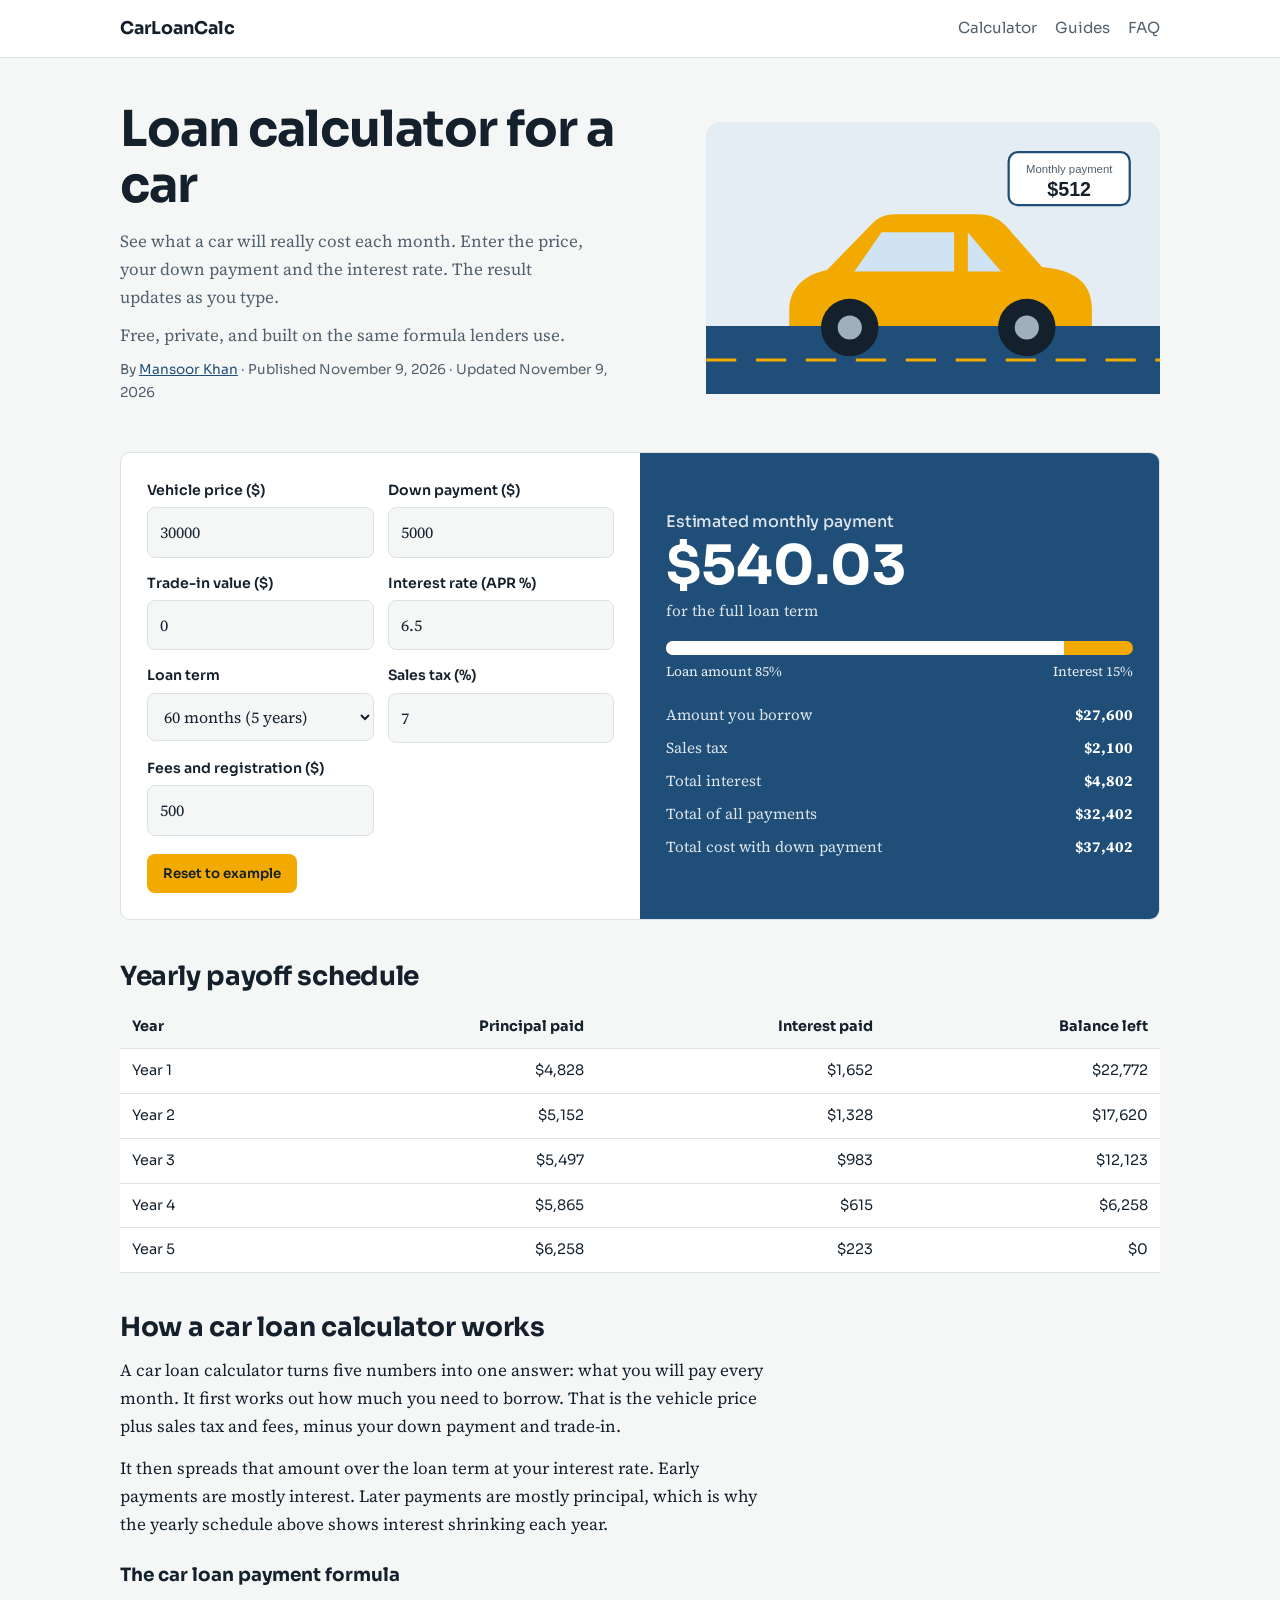
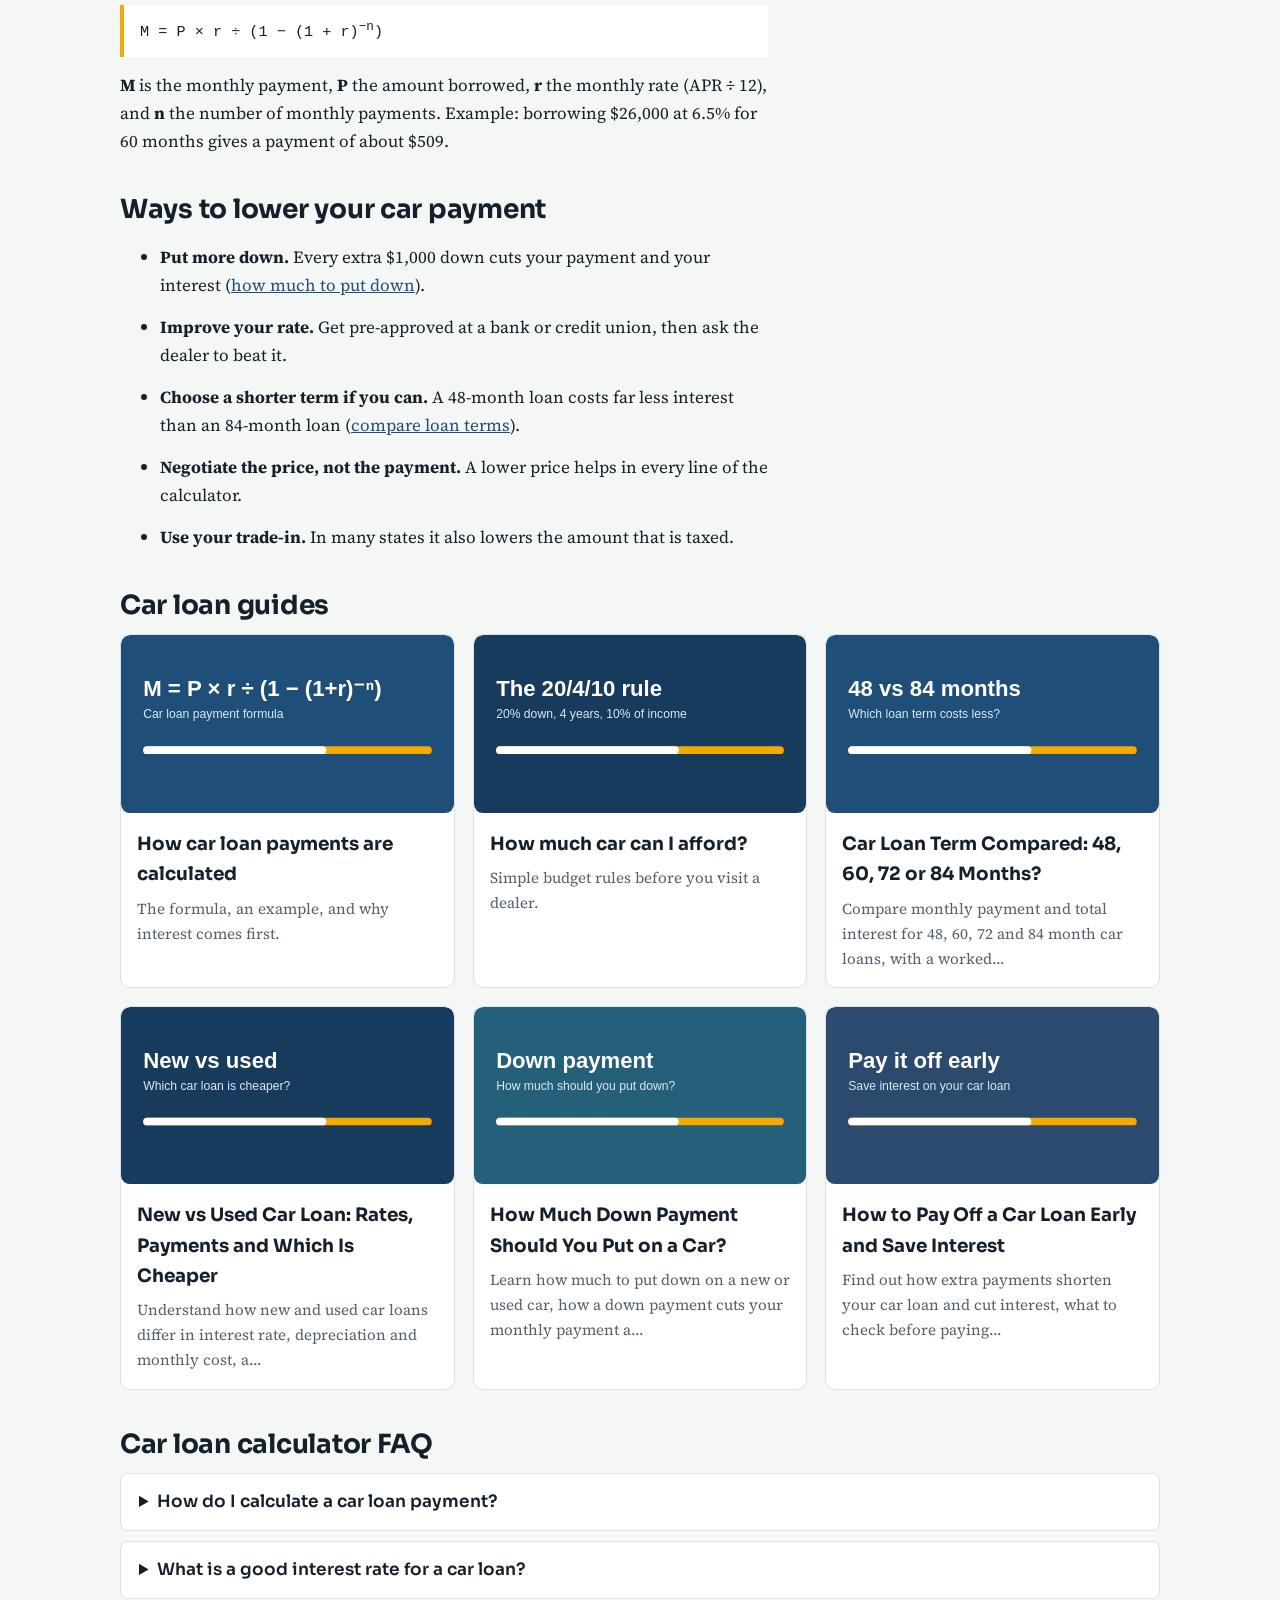
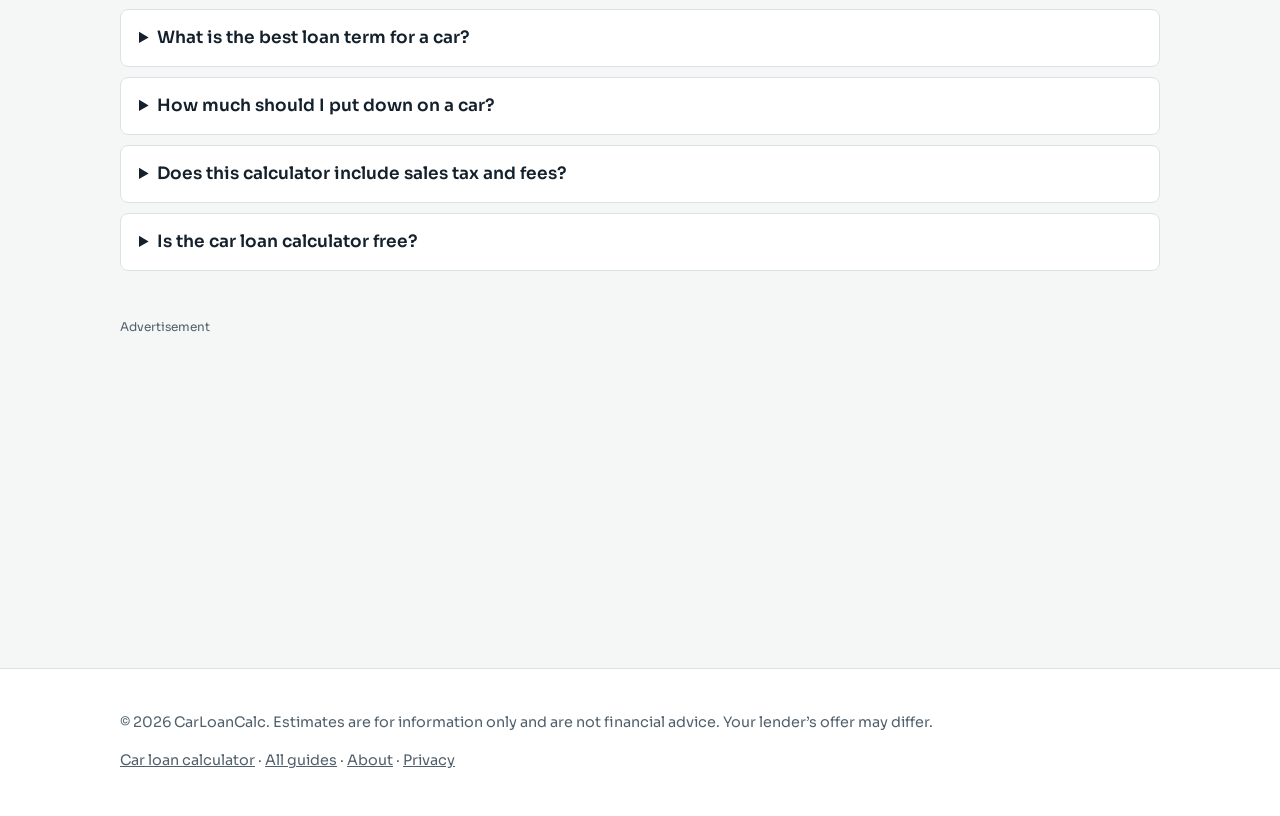
<file: index.html>
<!DOCTYPE html>
<html lang="en"><head><meta charset="utf-8"><meta name="viewport" content="width=device-width, initial-scale=1">
<title>Car Loan Calculator: Estimate Your Monthly Payment (Free)</title><meta name="description" content="Free loan calculator for a car. Enter price, down payment, trade-in, rate, term and tax to see your monthly payment, total interest and a yearly payoff schedule.">
<link rel="canonical" href="https://loancalculatorforacar.github.io/index.html"><meta name="robots" content="index, follow, max-image-preview:large">
<meta property="og:type" content="website"><meta property="og:title" content="Car Loan Calculator: Estimate Your Monthly Payment (Free)"><meta property="og:description" content="Free loan calculator for a car. Enter price, down payment, trade-in, rate, term and tax to see your monthly payment, total interest and a yearly payoff schedule."><meta property="og:url" content="https://loancalculatorforacar.github.io/index.html"><meta property="og:image" content="https://loancalculatorforacar.github.io/images/hero-car.svg">
<meta name="twitter:card" content="summary_large_image"><meta name="theme-color" content="#1f4e79">
<link rel="icon" href="images/favicon.svg" type="image/svg+xml"><link rel="preconnect" href="https://fonts.googleapis.com"><link rel="preconnect" href="https://fonts.gstatic.com" crossorigin><link href="https://fonts.googleapis.com/css2?family=Sora:wght@500;700&family=Source+Serif+4:wght@400;600&display=swap" rel="stylesheet">
<link rel="stylesheet" href="css/style.css">
<script type="application/ld+json">{"@context": "https://schema.org", "@graph": [{"@type": "WebApplication", "name": "Car Loan Calculator", "url": "https://loancalculatorforacar.github.io/", "applicationCategory": "FinanceApplication", "datePublished": "2026-11-09", "dateModified": "2026-11-09", "author": {"@type": "Person", "name": "Mansoor Khan"}, "operatingSystem": "Any", "offers": {"@type": "Offer", "price": "0", "priceCurrency": "USD"}}, {"@type": "FAQPage", "mainEntity": [{"@type": "Question", "name": "How do I calculate a car loan payment?", "acceptedAnswer": {"@type": "Answer", "text": "Subtract your down payment and trade-in from the vehicle price, add sales tax and fees, then divide the loan into equal monthly payments that include interest. Our car loan calculator does this instantly using the standard amortization formula."}}, {"@type": "Question", "name": "What is a good interest rate for a car loan?", "acceptedAnswer": {"@type": "Answer", "text": "Rates depend on your credit score, loan term, and whether the car is new or used. Borrowers with strong credit usually get the lowest rates, so compare offers from a bank, a credit union, and the dealer before you sign."}}, {"@type": "Question", "name": "What is the best loan term for a car?", "acceptedAnswer": {"@type": "Answer", "text": "Shorter terms such as 36 to 60 months cost less interest overall. Longer terms of 72 to 84 months lower the monthly payment but increase total interest and the risk of owing more than the car is worth."}}, {"@type": "Question", "name": "How much should I put down on a car?", "acceptedAnswer": {"@type": "Answer", "text": "Many buyers aim for about 20% on a new car and 10% on a used car. A bigger down payment reduces your loan, your monthly payment, and the interest you pay."}}, {"@type": "Question", "name": "Does this calculator include sales tax and fees?", "acceptedAnswer": {"@type": "Answer", "text": "Yes. Enter your local sales tax rate and any documentation or registration fees. They are added to the amount you borrow."}}, {"@type": "Question", "name": "Is the car loan calculator free?", "acceptedAnswer": {"@type": "Answer", "text": "Yes. It is free, needs no sign-up, and runs entirely in your browser. Nothing you type is sent or stored."}}]}]}</script></head><body>
<header class="site"><div class="wrap"><a class="brand" href="index.html">CarLoanCalc</a><nav aria-label="Main"><a href="index.html#calculator">Calculator</a><a href="index.html#articles">Guides</a><a href="index.html#faq">FAQ</a></nav></div></header>
<main class="wrap">
<div class="hero"><div><h1>Loan calculator for a car</h1><p>See what a car will really cost each month. Enter the price, your down payment and the interest rate. The result updates as you type.</p><p>Free, private, and built on the same formula lenders use.</p><p class="byline">By <a href="about.html">Mansoor Khan</a> · Published <time datetime="2026-11-09">November 9, 2026</time> · Updated <time datetime="2026-11-09">November 9, 2026</time></p></div>
<img src="images/hero-car.svg" width="600" height="360" alt="Illustration of a yellow sedan next to a monthly car loan payment estimate"></div>
<section id="calculator" aria-label="Car loan calculator"><div class="calc">
<form id="calc-form" novalidate><div class="fields">
<div class="f"><label for="price">Vehicle price ($)</label><input id="price" type="number" inputmode="decimal" min="0" value="30000"></div>
<div class="f"><label for="down">Down payment ($)</label><input id="down" type="number" inputmode="decimal" min="0" value="5000"></div>
<div class="f"><label for="trade">Trade-in value ($)</label><input id="trade" type="number" inputmode="decimal" min="0" value="0"></div>
<div class="f"><label for="rate">Interest rate (APR %)</label><input id="rate" type="number" inputmode="decimal" min="0" step="0.01" value="6.5"></div>
<div class="f"><label for="term">Loan term</label><select id="term"><option value="24">24 months (2 years)</option><option value="36">36 months (3 years)</option><option value="48">48 months (4 years)</option><option value="60" selected>60 months (5 years)</option><option value="72">72 months (6 years)</option><option value="84">84 months (7 years)</option></select></div>
<div class="f"><label for="tax">Sales tax (%)</label><input id="tax" type="number" inputmode="decimal" min="0" step="0.01" value="7"></div>
<div class="f"><label for="fees">Fees and registration ($)</label><input id="fees" type="number" inputmode="decimal" min="0" value="500"></div>
</div><button class="btn" type="reset" id="reset">Reset to example</button></form>
<div class="result" aria-live="polite"><h2>Estimated monthly payment</h2><div class="big" id="monthly">$0</div><p class="sub">for the full loan term</p>
<div class="bar"><i id="bar-p"></i></div><div class="legend"><span id="l-p"></span><span id="l-i"></span></div>
<dl><dt>Amount you borrow</dt><dd id="r-loan"></dd><dt>Sales tax</dt><dd id="r-tax"></dd><dt>Total interest</dt><dd id="r-interest"></dd><dt>Total of all payments</dt><dd id="r-total"></dd><dt>Total cost with down payment</dt><dd id="r-all"></dd></dl></div></div>
<h2>Yearly payoff schedule</h2><div class="tablebox"><table><caption class="sr" style="display:none">Yearly car loan amortization</caption><thead><tr><th>Year</th><th>Principal paid</th><th>Interest paid</th><th>Balance left</th></tr></thead><tbody id="sched"></tbody></table></div></section>

<section class="prose"><h2>How a car loan calculator works</h2>
<p>A car loan calculator turns five numbers into one answer: what you will pay every month. It first works out how much you need to borrow. That is the vehicle price plus sales tax and fees, minus your down payment and trade-in.</p>
<p>It then spreads that amount over the loan term at your interest rate. Early payments are mostly interest. Later payments are mostly principal, which is why the yearly schedule above shows interest shrinking each year.</p>
<h3>The car loan payment formula</h3><div class="formula">M = P × r ÷ (1 − (1 + r)<sup>−n</sup>)</div>
<p><strong>M</strong> is the monthly payment, <strong>P</strong> the amount borrowed, <strong>r</strong> the monthly rate (APR ÷ 12), and <strong>n</strong> the number of monthly payments. Example: borrowing $26,000 at 6.5% for 60 months gives a payment of about $509.</p></section>

<section class="prose"><h2>Ways to lower your car payment</h2><ul>
<li><strong>Put more down.</strong> Every extra $1,000 down cuts your payment and your interest (<a href="articles/how-much-down-payment-on-a-car.html">how much to put down</a>).</li>
<li><strong>Improve your rate.</strong> Get pre-approved at a bank or credit union, then ask the dealer to beat it.</li>
<li><strong>Choose a shorter term if you can.</strong> A 48-month loan costs far less interest than an 84-month loan (<a href="articles/car-loan-term-48-60-72-84-months.html">compare loan terms</a>).</li>
<li><strong>Negotiate the price, not the payment.</strong> A lower price helps in every line of the calculator.</li>
<li><strong>Use your trade-in.</strong> In many states it also lowers the amount that is taxed.</li></ul></section>

<section id="articles"><h2>Car loan guides</h2><div class="cards">
<a class="card" href="articles/how-car-loan-payments-are-calculated.html"><img src="images/article-formula.svg" width="600" height="320" loading="lazy" alt="Diagram showing principal and interest in a car loan payment"><div><h3>How car loan payments are calculated</h3><p>The formula, an example, and why interest comes first.</p></div></a>
<a class="card" href="articles/how-much-car-can-i-afford.html"><img src="images/article-afford.svg" width="600" height="320" loading="lazy" alt="Budget illustration showing how much car you can afford"><div><h3>How much car can I afford?</h3><p>Simple budget rules before you visit a dealer.</p></div></a><a class="card" href="articles/car-loan-term-48-60-72-84-months.html"><img src="images/article-term.svg" width="600" height="320" loading="lazy" alt="Chart comparing 48, 60, 72 and 84 month car loan terms"><div><h3>Car Loan Term Compared: 48, 60, 72 or 84 Months?</h3><p>Compare monthly payment and total interest for 48, 60, 72 and 84 month car loans, with a worked…</p></div></a><a class="card" href="articles/new-vs-used-car-loan.html"><img src="images/article-used.svg" width="600" height="320" loading="lazy" alt="Comparison of a new and a used car loan"><div><h3>New vs Used Car Loan: Rates, Payments and Which Is Cheaper</h3><p>Understand how new and used car loans differ in interest rate, depreciation and monthly cost, a…</p></div></a><a class="card" href="articles/how-much-down-payment-on-a-car.html"><img src="images/article-down.svg" width="600" height="320" loading="lazy" alt="Illustration showing how a down payment reduces a car loan"><div><h3>How Much Down Payment Should You Put on a Car?</h3><p>Learn how much to put down on a new or used car, how a down payment cuts your monthly payment a…</p></div></a><a class="card" href="articles/how-to-pay-off-a-car-loan-early.html"><img src="images/article-early.svg" width="600" height="320" loading="lazy" alt="Illustration of paying off a car loan early"><div><h3>How to Pay Off a Car Loan Early and Save Interest</h3><p>Find out how extra payments shorten your car loan and cut interest, what to check before paying…</p></div></a></div></section>

<section id="faq"><h2>Car loan calculator FAQ</h2><details><summary>How do I calculate a car loan payment?</summary><p>Subtract your down payment and trade-in from the vehicle price, add sales tax and fees, then divide the loan into equal monthly payments that include interest. Our car loan calculator does this instantly using the standard amortization formula.</p></details><details><summary>What is a good interest rate for a car loan?</summary><p>Rates depend on your credit score, loan term, and whether the car is new or used. Borrowers with strong credit usually get the lowest rates, so compare offers from a bank, a credit union, and the dealer before you sign.</p></details><details><summary>What is the best loan term for a car?</summary><p>Shorter terms such as 36 to 60 months cost less interest overall. Longer terms of 72 to 84 months lower the monthly payment but increase total interest and the risk of owing more than the car is worth.</p></details><details><summary>How much should I put down on a car?</summary><p>Many buyers aim for about 20% on a new car and 10% on a used car. A bigger down payment reduces your loan, your monthly payment, and the interest you pay.</p></details><details><summary>Does this calculator include sales tax and fees?</summary><p>Yes. Enter your local sales tax rate and any documentation or registration fees. They are added to the amount you borrow.</p></details><details><summary>Is the car loan calculator free?</summary><p>Yes. It is free, needs no sign-up, and runs entirely in your browser. Nothing you type is sent or stored.</p></details></section></main><aside class="ad" aria-label="Advertisement"><p>Advertisement</p><iframe src="https://www.profitableratecpmnetwork.com/fdi39i9ey?key=4be333bc82ce1e57d7cc0aa318245d4a" width="100%" height="300" style="border: none; border-radius: 10px; overflow: hidden;" scrolling="no" loading="lazy" title="Ad"></iframe></aside><footer><div class="wrap"><p>&copy; 2026 CarLoanCalc. Estimates are for information only and are not financial advice. Your lender’s offer may differ.</p><p><a href="index.html">Car loan calculator</a> · <a href="index.html#articles">All guides</a> · <a href="about.html">About</a> · <a href="privacy.html">Privacy</a></p></div></footer><script src="js/calculator.js" defer></script></body></html>
</file>
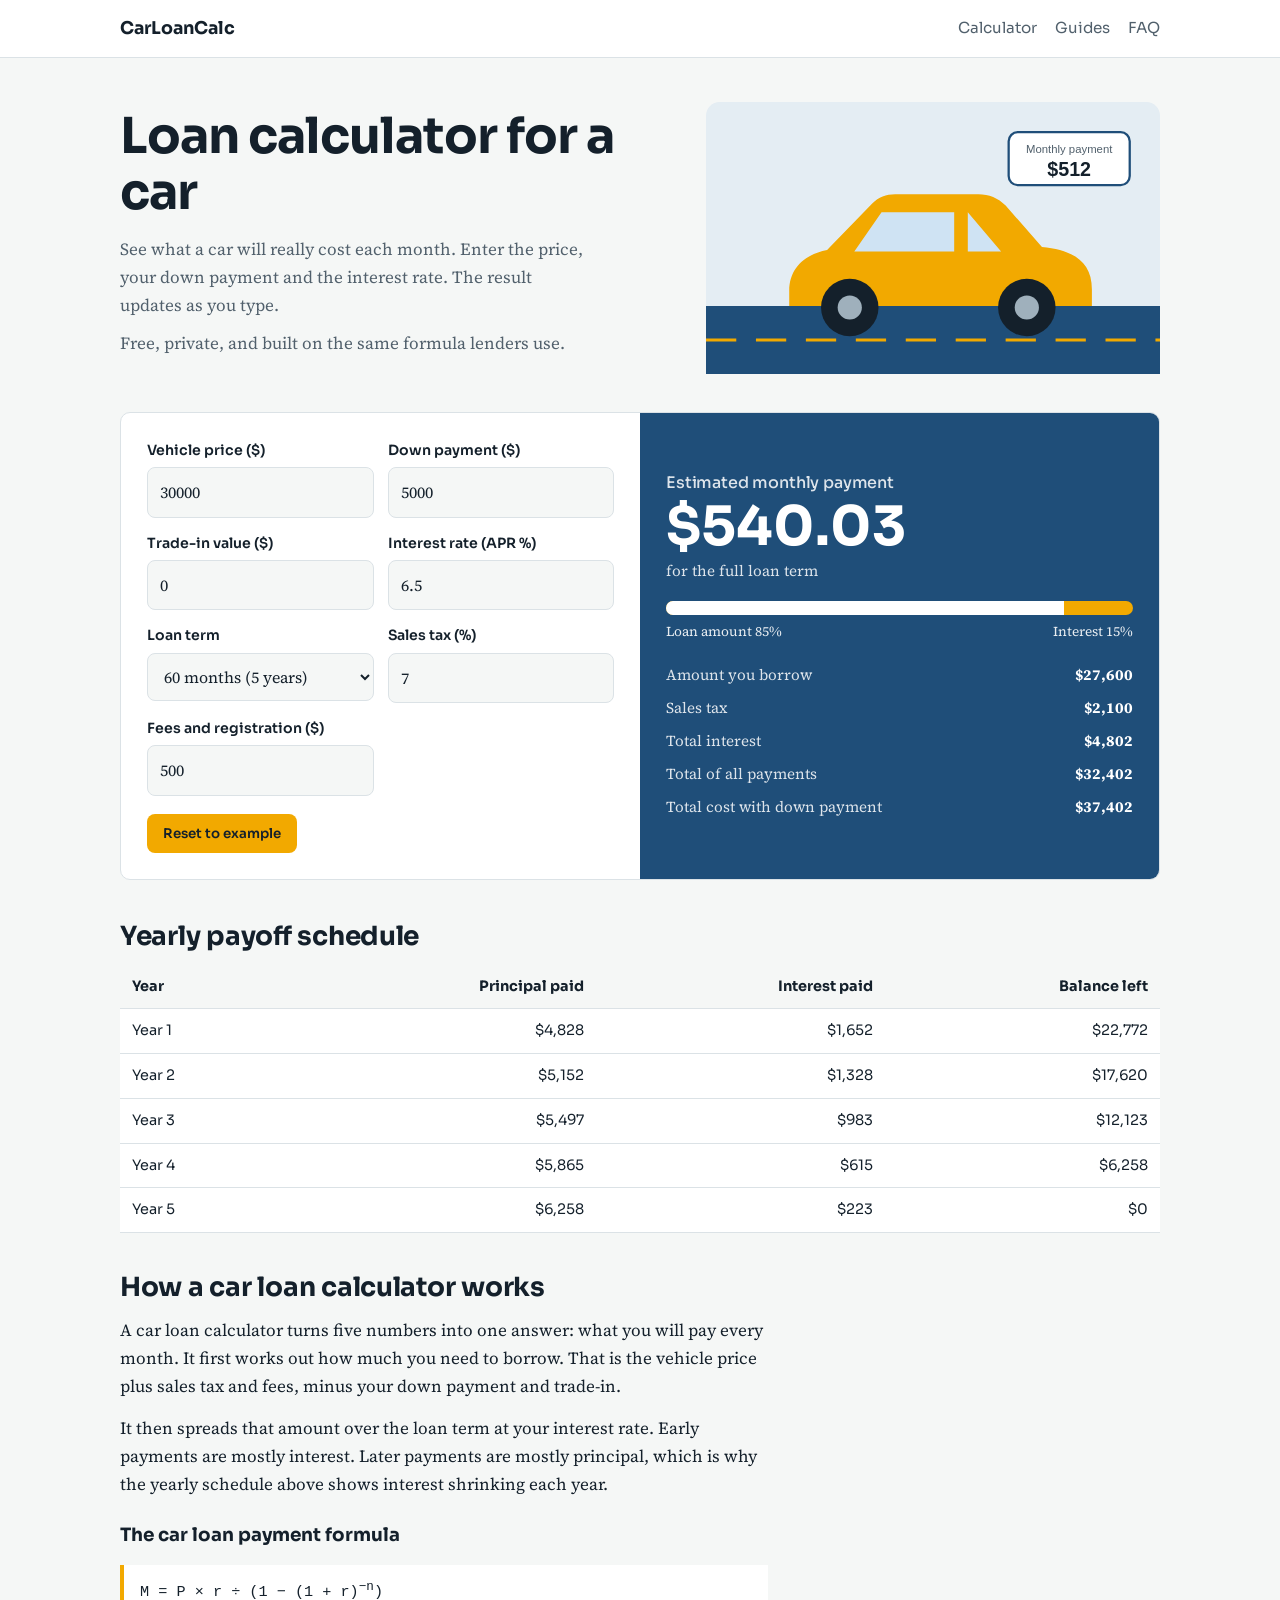
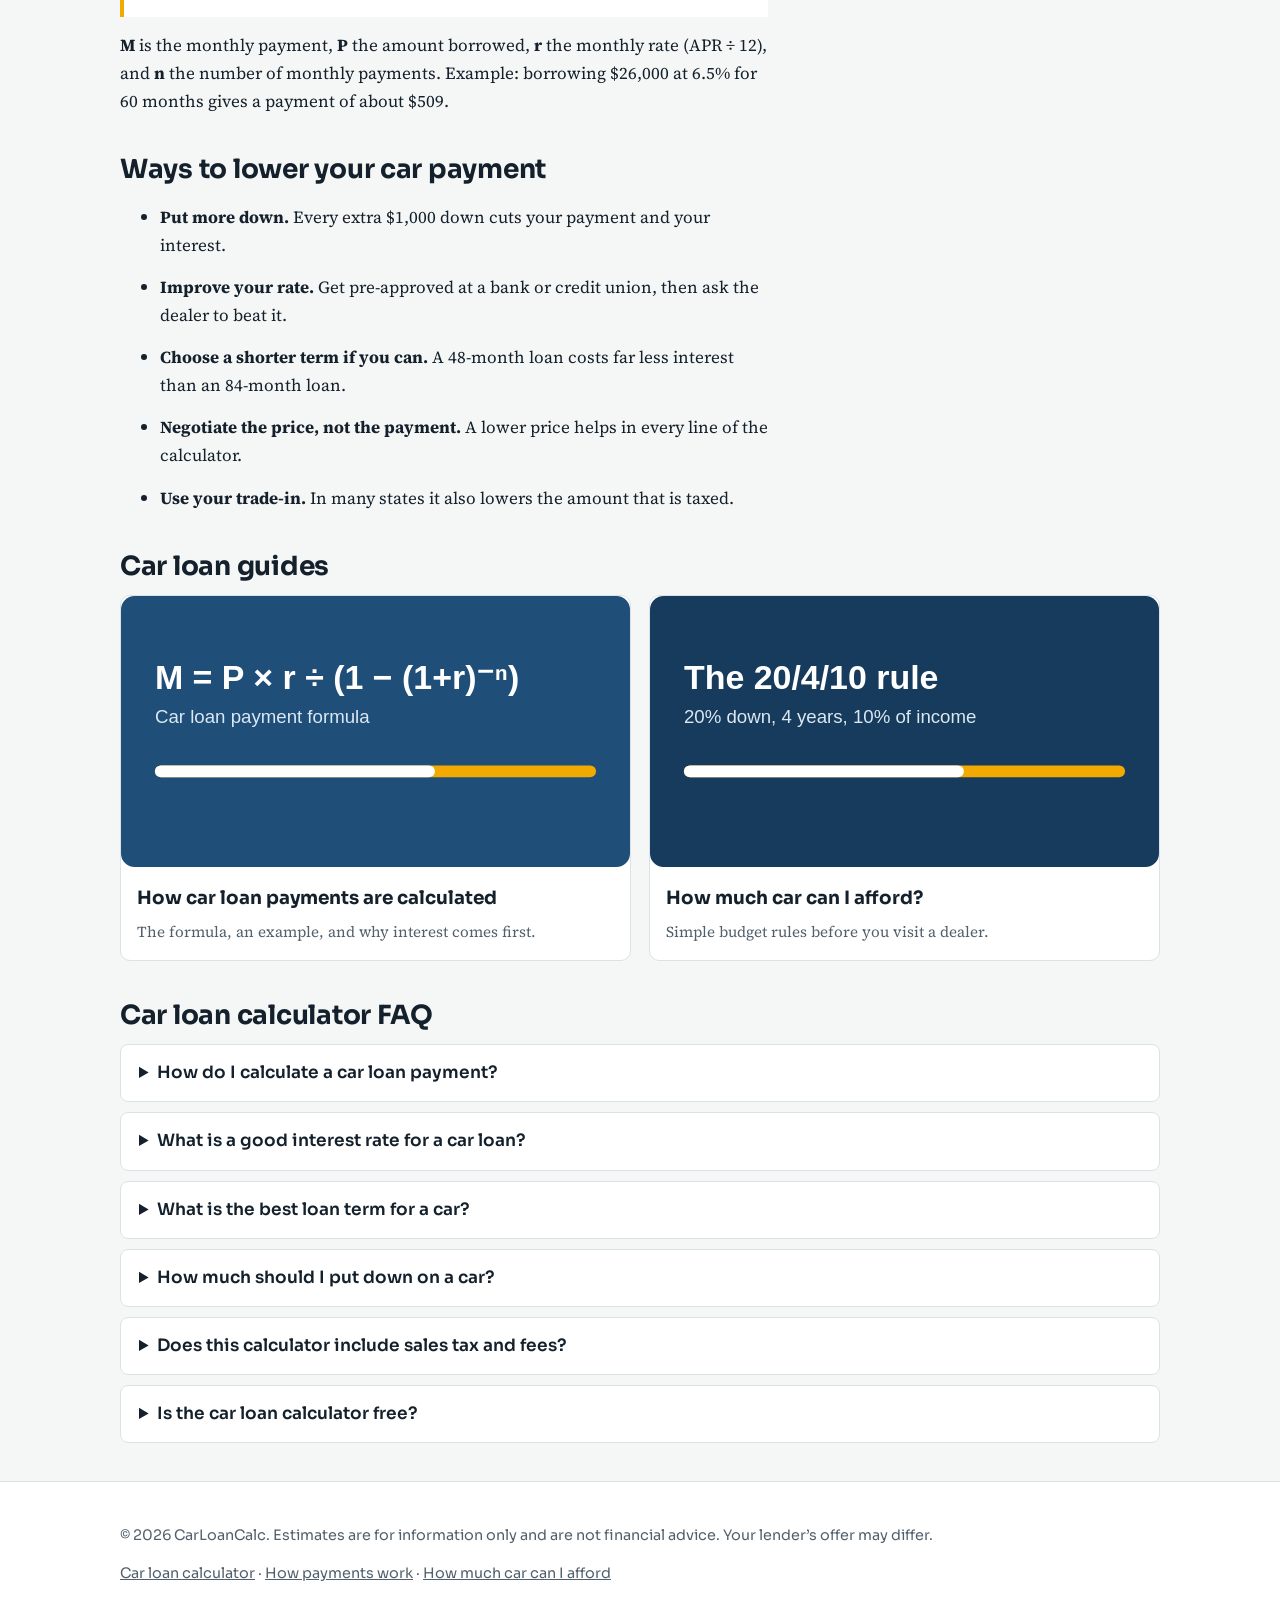
<file: car-loan-site/index.html>
<!DOCTYPE html>
<html lang="en"><head><meta charset="utf-8"><meta name="viewport" content="width=device-width, initial-scale=1">
<title>Car Loan Calculator: Estimate Your Monthly Payment (Free)</title><meta name="description" content="Free loan calculator for a car. Enter price, down payment, trade-in, rate, term and tax to see your monthly payment, total interest and a yearly payoff schedule.">
<link rel="canonical" href="https://loancalculatorforacar.github.io/index.html"><meta name="robots" content="index, follow, max-image-preview:large">
<meta property="og:type" content="website"><meta property="og:title" content="Car Loan Calculator: Estimate Your Monthly Payment (Free)"><meta property="og:description" content="Free loan calculator for a car. Enter price, down payment, trade-in, rate, term and tax to see your monthly payment, total interest and a yearly payoff schedule."><meta property="og:url" content="https://loancalculatorforacar.github.io/index.html"><meta property="og:image" content="https://loancalculatorforacar.github.io/images/hero-car.svg">
<meta name="twitter:card" content="summary_large_image"><meta name="theme-color" content="#1f4e79">
<link rel="icon" href="images/favicon.svg" type="image/svg+xml"><link rel="preconnect" href="https://fonts.googleapis.com"><link rel="preconnect" href="https://fonts.gstatic.com" crossorigin><link href="https://fonts.googleapis.com/css2?family=Sora:wght@500;700&family=Source+Serif+4:wght@400;600&display=swap" rel="stylesheet">
<link rel="stylesheet" href="css/style.css">
<script type="application/ld+json">{"@context": "https://schema.org", "@graph": [{"@type": "WebApplication", "name": "Car Loan Calculator", "url": "https://loancalculatorforacar.github.io/", "applicationCategory": "FinanceApplication", "operatingSystem": "Any", "offers": {"@type": "Offer", "price": "0", "priceCurrency": "USD"}}, {"@type": "FAQPage", "mainEntity": [{"@type": "Question", "name": "How do I calculate a car loan payment?", "acceptedAnswer": {"@type": "Answer", "text": "Subtract your down payment and trade-in from the vehicle price, add sales tax and fees, then divide the loan into equal monthly payments that include interest. Our car loan calculator does this instantly using the standard amortization formula."}}, {"@type": "Question", "name": "What is a good interest rate for a car loan?", "acceptedAnswer": {"@type": "Answer", "text": "Rates depend on your credit score, loan term, and whether the car is new or used. Borrowers with strong credit usually get the lowest rates, so compare offers from a bank, a credit union, and the dealer before you sign."}}, {"@type": "Question", "name": "What is the best loan term for a car?", "acceptedAnswer": {"@type": "Answer", "text": "Shorter terms such as 36 to 60 months cost less interest overall. Longer terms of 72 to 84 months lower the monthly payment but increase total interest and the risk of owing more than the car is worth."}}, {"@type": "Question", "name": "How much should I put down on a car?", "acceptedAnswer": {"@type": "Answer", "text": "Many buyers aim for about 20% on a new car and 10% on a used car. A bigger down payment reduces your loan, your monthly payment, and the interest you pay."}}, {"@type": "Question", "name": "Does this calculator include sales tax and fees?", "acceptedAnswer": {"@type": "Answer", "text": "Yes. Enter your local sales tax rate and any documentation or registration fees. They are added to the amount you borrow."}}, {"@type": "Question", "name": "Is the car loan calculator free?", "acceptedAnswer": {"@type": "Answer", "text": "Yes. It is free, needs no sign-up, and runs entirely in your browser. Nothing you type is sent or stored."}}]}]}</script></head><body>
<header class="site"><div class="wrap"><a class="brand" href="index.html">CarLoanCalc</a><nav aria-label="Main"><a href="index.html#calculator">Calculator</a><a href="index.html#articles">Guides</a><a href="index.html#faq">FAQ</a></nav></div></header>
<main class="wrap">
<div class="hero"><div><h1>Loan calculator for a car</h1><p>See what a car will really cost each month. Enter the price, your down payment and the interest rate. The result updates as you type.</p><p>Free, private, and built on the same formula lenders use.</p></div>
<img src="images/hero-car.svg" width="600" height="360" alt="Illustration of a yellow sedan next to a monthly car loan payment estimate"></div>
<section id="calculator" aria-label="Car loan calculator"><div class="calc">
<form id="calc-form" novalidate><div class="fields">
<div class="f"><label for="price">Vehicle price ($)</label><input id="price" type="number" inputmode="decimal" min="0" value="30000"></div>
<div class="f"><label for="down">Down payment ($)</label><input id="down" type="number" inputmode="decimal" min="0" value="5000"></div>
<div class="f"><label for="trade">Trade-in value ($)</label><input id="trade" type="number" inputmode="decimal" min="0" value="0"></div>
<div class="f"><label for="rate">Interest rate (APR %)</label><input id="rate" type="number" inputmode="decimal" min="0" step="0.01" value="6.5"></div>
<div class="f"><label for="term">Loan term</label><select id="term"><option value="24">24 months (2 years)</option><option value="36">36 months (3 years)</option><option value="48">48 months (4 years)</option><option value="60" selected>60 months (5 years)</option><option value="72">72 months (6 years)</option><option value="84">84 months (7 years)</option></select></div>
<div class="f"><label for="tax">Sales tax (%)</label><input id="tax" type="number" inputmode="decimal" min="0" step="0.01" value="7"></div>
<div class="f"><label for="fees">Fees and registration ($)</label><input id="fees" type="number" inputmode="decimal" min="0" value="500"></div>
</div><button class="btn" type="reset" id="reset">Reset to example</button></form>
<div class="result" aria-live="polite"><h2>Estimated monthly payment</h2><div class="big" id="monthly">$0</div><p class="sub">for the full loan term</p>
<div class="bar"><i id="bar-p"></i></div><div class="legend"><span id="l-p"></span><span id="l-i"></span></div>
<dl><dt>Amount you borrow</dt><dd id="r-loan"></dd><dt>Sales tax</dt><dd id="r-tax"></dd><dt>Total interest</dt><dd id="r-interest"></dd><dt>Total of all payments</dt><dd id="r-total"></dd><dt>Total cost with down payment</dt><dd id="r-all"></dd></dl></div></div>
<h2>Yearly payoff schedule</h2><div class="tablebox"><table><caption class="sr" style="display:none">Yearly car loan amortization</caption><thead><tr><th>Year</th><th>Principal paid</th><th>Interest paid</th><th>Balance left</th></tr></thead><tbody id="sched"></tbody></table></div></section>

<section class="prose"><h2>How a car loan calculator works</h2>
<p>A car loan calculator turns five numbers into one answer: what you will pay every month. It first works out how much you need to borrow. That is the vehicle price plus sales tax and fees, minus your down payment and trade-in.</p>
<p>It then spreads that amount over the loan term at your interest rate. Early payments are mostly interest. Later payments are mostly principal, which is why the yearly schedule above shows interest shrinking each year.</p>
<h3>The car loan payment formula</h3><div class="formula">M = P × r ÷ (1 − (1 + r)<sup>−n</sup>)</div>
<p><strong>M</strong> is the monthly payment, <strong>P</strong> the amount borrowed, <strong>r</strong> the monthly rate (APR ÷ 12), and <strong>n</strong> the number of monthly payments. Example: borrowing $26,000 at 6.5% for 60 months gives a payment of about $509.</p></section>

<section class="prose"><h2>Ways to lower your car payment</h2><ul>
<li><strong>Put more down.</strong> Every extra $1,000 down cuts your payment and your interest.</li>
<li><strong>Improve your rate.</strong> Get pre-approved at a bank or credit union, then ask the dealer to beat it.</li>
<li><strong>Choose a shorter term if you can.</strong> A 48-month loan costs far less interest than an 84-month loan.</li>
<li><strong>Negotiate the price, not the payment.</strong> A lower price helps in every line of the calculator.</li>
<li><strong>Use your trade-in.</strong> In many states it also lowers the amount that is taxed.</li></ul></section>

<section id="articles"><h2>Car loan guides</h2><div class="cards">
<a class="card" href="articles/how-car-loan-payments-are-calculated.html"><img src="images/article-formula.svg" width="600" height="320" loading="lazy" alt="Diagram showing principal and interest in a car loan payment"><div><h3>How car loan payments are calculated</h3><p>The formula, an example, and why interest comes first.</p></div></a>
<a class="card" href="articles/how-much-car-can-i-afford.html"><img src="images/article-afford.svg" width="600" height="320" loading="lazy" alt="Budget illustration showing how much car you can afford"><div><h3>How much car can I afford?</h3><p>Simple budget rules before you visit a dealer.</p></div></a></div></section>

<section id="faq"><h2>Car loan calculator FAQ</h2><details><summary>How do I calculate a car loan payment?</summary><p>Subtract your down payment and trade-in from the vehicle price, add sales tax and fees, then divide the loan into equal monthly payments that include interest. Our car loan calculator does this instantly using the standard amortization formula.</p></details><details><summary>What is a good interest rate for a car loan?</summary><p>Rates depend on your credit score, loan term, and whether the car is new or used. Borrowers with strong credit usually get the lowest rates, so compare offers from a bank, a credit union, and the dealer before you sign.</p></details><details><summary>What is the best loan term for a car?</summary><p>Shorter terms such as 36 to 60 months cost less interest overall. Longer terms of 72 to 84 months lower the monthly payment but increase total interest and the risk of owing more than the car is worth.</p></details><details><summary>How much should I put down on a car?</summary><p>Many buyers aim for about 20% on a new car and 10% on a used car. A bigger down payment reduces your loan, your monthly payment, and the interest you pay.</p></details><details><summary>Does this calculator include sales tax and fees?</summary><p>Yes. Enter your local sales tax rate and any documentation or registration fees. They are added to the amount you borrow.</p></details><details><summary>Is the car loan calculator free?</summary><p>Yes. It is free, needs no sign-up, and runs entirely in your browser. Nothing you type is sent or stored.</p></details></section></main><footer><div class="wrap"><p>&copy; 2026 CarLoanCalc. Estimates are for information only and are not financial advice. Your lender’s offer may differ.</p><p><a href="index.html">Car loan calculator</a> · <a href="articles/how-car-loan-payments-are-calculated.html">How payments work</a> · <a href="articles/how-much-car-can-i-afford.html">How much car can I afford</a></p></div></footer><script src="js/calculator.js" defer></script></body></html>
</file>
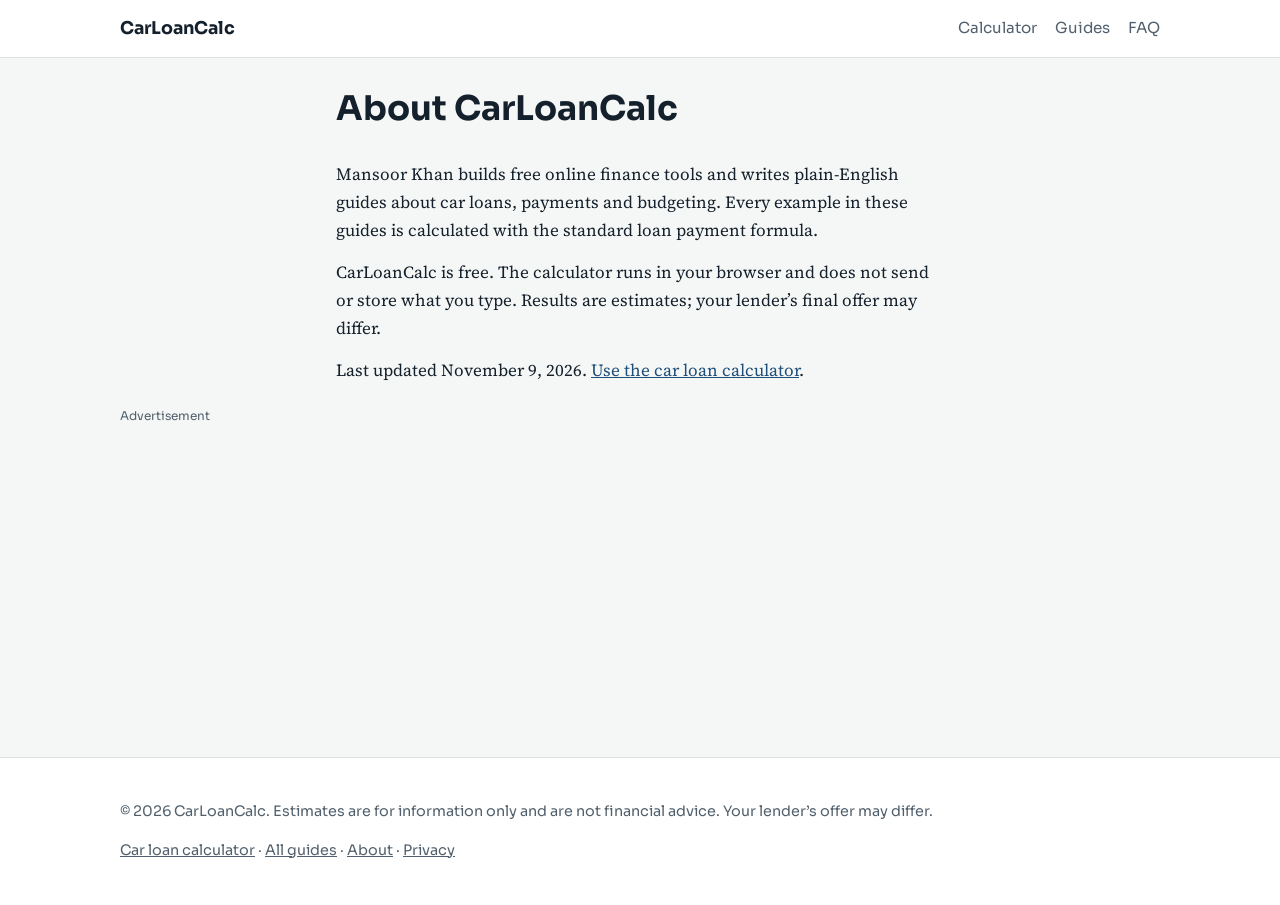
<file: about.html>
<!DOCTYPE html>
<html lang="en"><head><meta charset="utf-8"><meta name="viewport" content="width=device-width, initial-scale=1">
<title>About the author | CarLoanCalc</title><meta name="description" content="About the author of CarLoanCalc and how the car loan calculator and guides are made.">
<link rel="canonical" href="https://loancalculatorforacar.github.io/about.html"><meta name="robots" content="index, follow, max-image-preview:large">
<meta property="og:type" content="website"><meta property="og:title" content="About the author | CarLoanCalc"><meta property="og:description" content="About the author of CarLoanCalc and how the car loan calculator and guides are made."><meta property="og:url" content="https://loancalculatorforacar.github.io/about.html"><meta property="og:image" content="https://loancalculatorforacar.github.io/images/hero-car.svg">
<meta name="twitter:card" content="summary_large_image"><meta name="theme-color" content="#1f4e79">
<link rel="icon" href="images/favicon.svg" type="image/svg+xml"><link rel="preconnect" href="https://fonts.googleapis.com"><link rel="preconnect" href="https://fonts.gstatic.com" crossorigin><link href="https://fonts.googleapis.com/css2?family=Sora:wght@500;700&family=Source+Serif+4:wght@400;600&display=swap" rel="stylesheet">
<link rel="stylesheet" href="css/style.css">
<script type="application/ld+json">{"@context": "https://schema.org", "@type": "Person", "name": "Mansoor Khan", "url": "https://loancalculatorforacar.github.io/about.html", "description": "Mansoor Khan builds free online finance tools and writes plain-English guides about car loans, payments and budgeting. Every example in these guides is calculated with the standard loan payment formula.", "worksFor": {"@type": "Organization", "name": "CarLoanCalc", "url": "https://loancalculatorforacar.github.io/"}}</script></head><body>
<header class="site"><div class="wrap"><a class="brand" href="index.html">CarLoanCalc</a><nav aria-label="Main"><a href="index.html#calculator">Calculator</a><a href="index.html#articles">Guides</a><a href="index.html#faq">FAQ</a></nav></div></header><main class="wrap prose"><h1>About CarLoanCalc</h1><p>Mansoor Khan builds free online finance tools and writes plain-English guides about car loans, payments and budgeting. Every example in these guides is calculated with the standard loan payment formula.</p><p>CarLoanCalc is free. The calculator runs in your browser and does not send or store what you type. Results are estimates; your lender’s final offer may differ.</p><p>Last updated <time datetime="2026-11-09">November 9, 2026</time>. <a href="index.html">Use the car loan calculator</a>.</p></main><aside class="ad" aria-label="Advertisement"><p>Advertisement</p><iframe src="https://www.profitableratecpmnetwork.com/fdi39i9ey?key=4be333bc82ce1e57d7cc0aa318245d4a" width="100%" height="300" style="border: none; border-radius: 10px; overflow: hidden;" scrolling="no" loading="lazy" title="Ad"></iframe></aside><footer><div class="wrap"><p>&copy; 2026 CarLoanCalc. Estimates are for information only and are not financial advice. Your lender’s offer may differ.</p><p><a href="index.html">Car loan calculator</a> · <a href="index.html#articles">All guides</a> · <a href="about.html">About</a> · <a href="privacy.html">Privacy</a></p></div></footer></body></html>
</file>
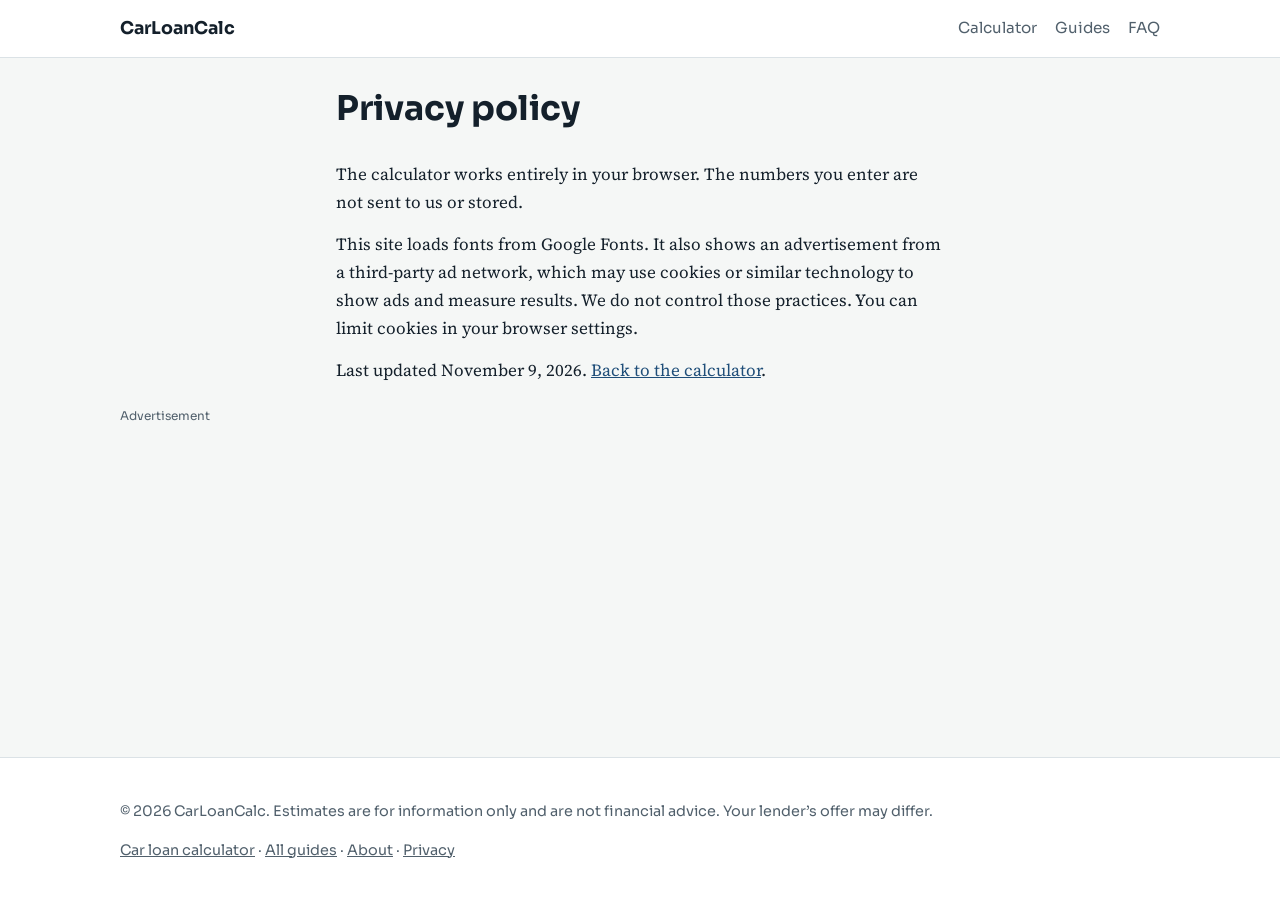
<file: privacy.html>
<!DOCTYPE html>
<html lang="en"><head><meta charset="utf-8"><meta name="viewport" content="width=device-width, initial-scale=1">
<title>Privacy policy | CarLoanCalc</title><meta name="description" content="How CarLoanCalc handles your data, cookies, fonts and advertising.">
<link rel="canonical" href="https://loancalculatorforacar.github.io/privacy.html"><meta name="robots" content="index, follow, max-image-preview:large">
<meta property="og:type" content="website"><meta property="og:title" content="Privacy policy | CarLoanCalc"><meta property="og:description" content="How CarLoanCalc handles your data, cookies, fonts and advertising."><meta property="og:url" content="https://loancalculatorforacar.github.io/privacy.html"><meta property="og:image" content="https://loancalculatorforacar.github.io/images/hero-car.svg">
<meta name="twitter:card" content="summary_large_image"><meta name="theme-color" content="#1f4e79">
<link rel="icon" href="images/favicon.svg" type="image/svg+xml"><link rel="preconnect" href="https://fonts.googleapis.com"><link rel="preconnect" href="https://fonts.gstatic.com" crossorigin><link href="https://fonts.googleapis.com/css2?family=Sora:wght@500;700&family=Source+Serif+4:wght@400;600&display=swap" rel="stylesheet">
<link rel="stylesheet" href="css/style.css">
<script type="application/ld+json">{}</script></head><body>
<header class="site"><div class="wrap"><a class="brand" href="index.html">CarLoanCalc</a><nav aria-label="Main"><a href="index.html#calculator">Calculator</a><a href="index.html#articles">Guides</a><a href="index.html#faq">FAQ</a></nav></div></header><main class="wrap prose"><h1>Privacy policy</h1><p>The calculator works entirely in your browser. The numbers you enter are not sent to us or stored.</p><p>This site loads fonts from Google Fonts. It also shows an advertisement from a third-party ad network, which may use cookies or similar technology to show ads and measure results. We do not control those practices. You can limit cookies in your browser settings.</p><p>Last updated <time datetime="2026-11-09">November 9, 2026</time>. <a href="index.html">Back to the calculator</a>.</p></main><aside class="ad" aria-label="Advertisement"><p>Advertisement</p><iframe src="https://www.profitableratecpmnetwork.com/fdi39i9ey?key=4be333bc82ce1e57d7cc0aa318245d4a" width="100%" height="300" style="border: none; border-radius: 10px; overflow: hidden;" scrolling="no" loading="lazy" title="Ad"></iframe></aside><footer><div class="wrap"><p>&copy; 2026 CarLoanCalc. Estimates are for information only and are not financial advice. Your lender’s offer may differ.</p><p><a href="index.html">Car loan calculator</a> · <a href="index.html#articles">All guides</a> · <a href="about.html">About</a> · <a href="privacy.html">Privacy</a></p></div></footer></body></html>
</file>
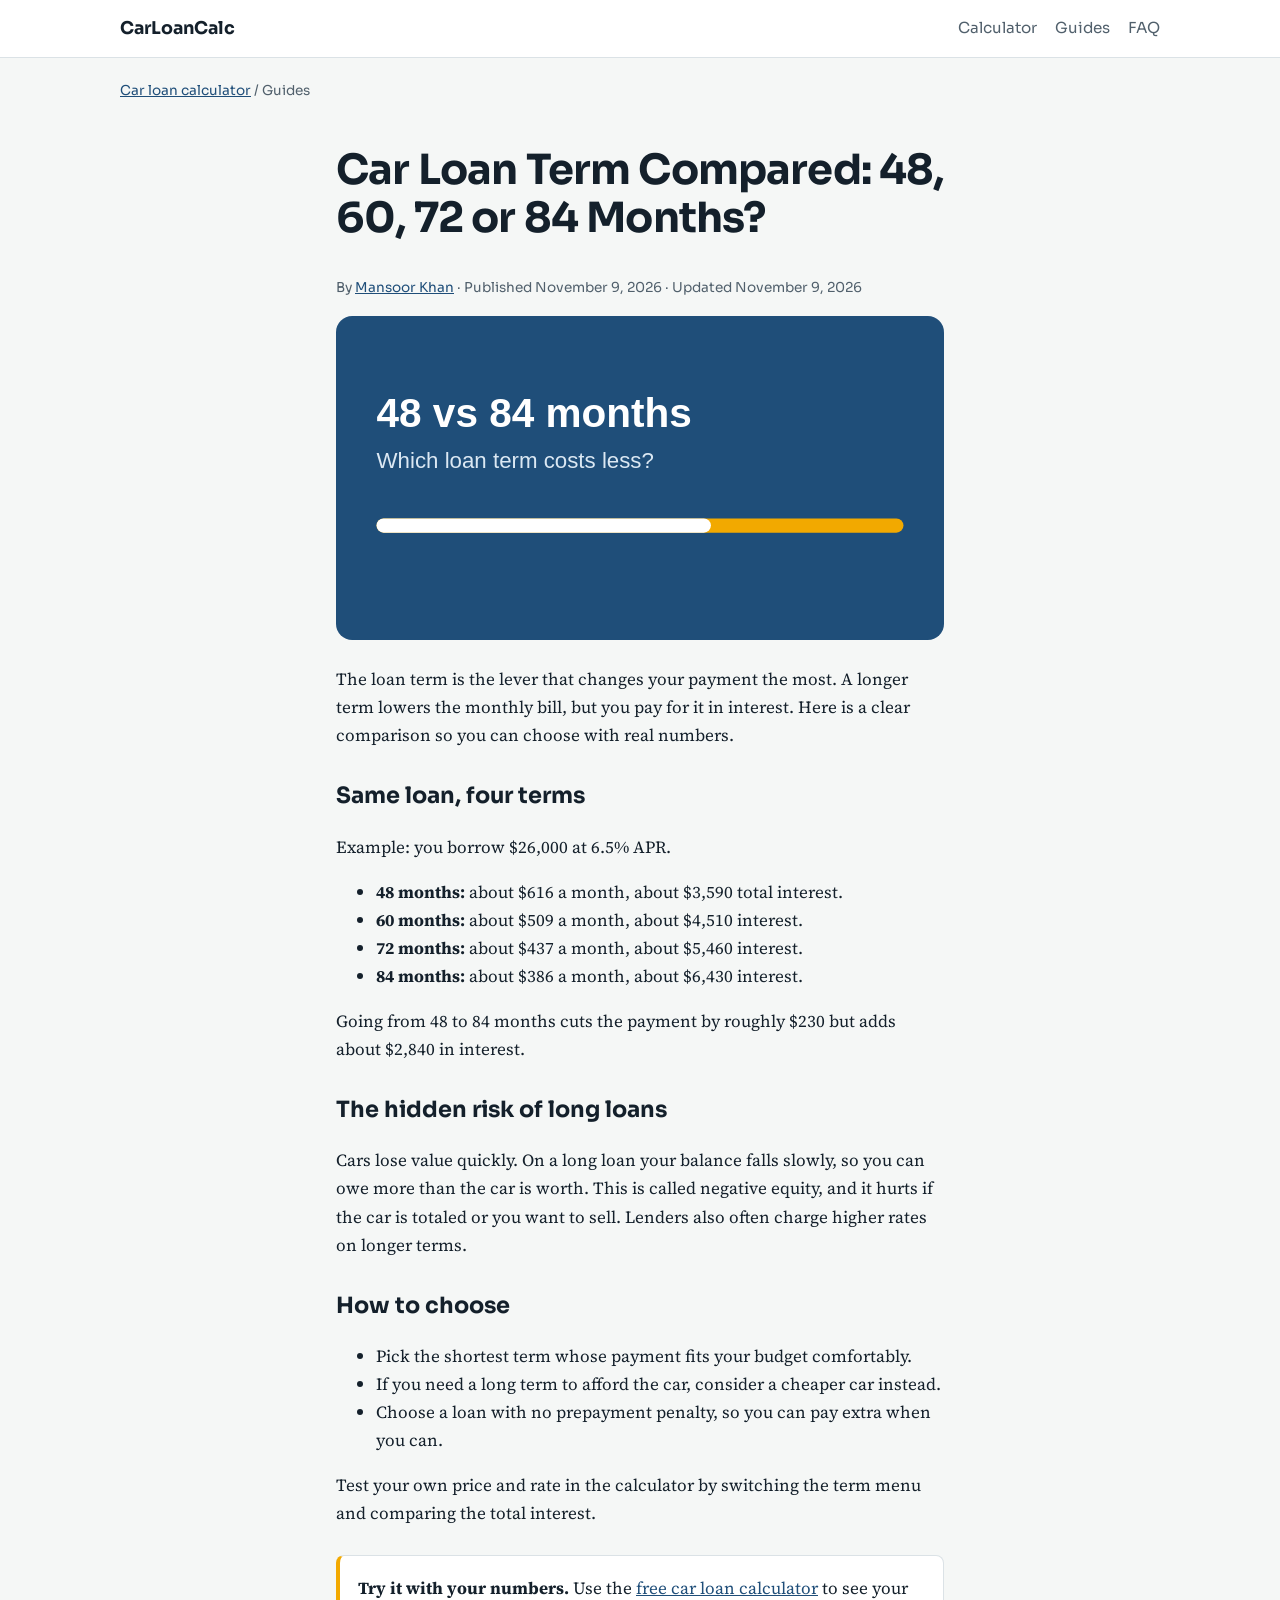
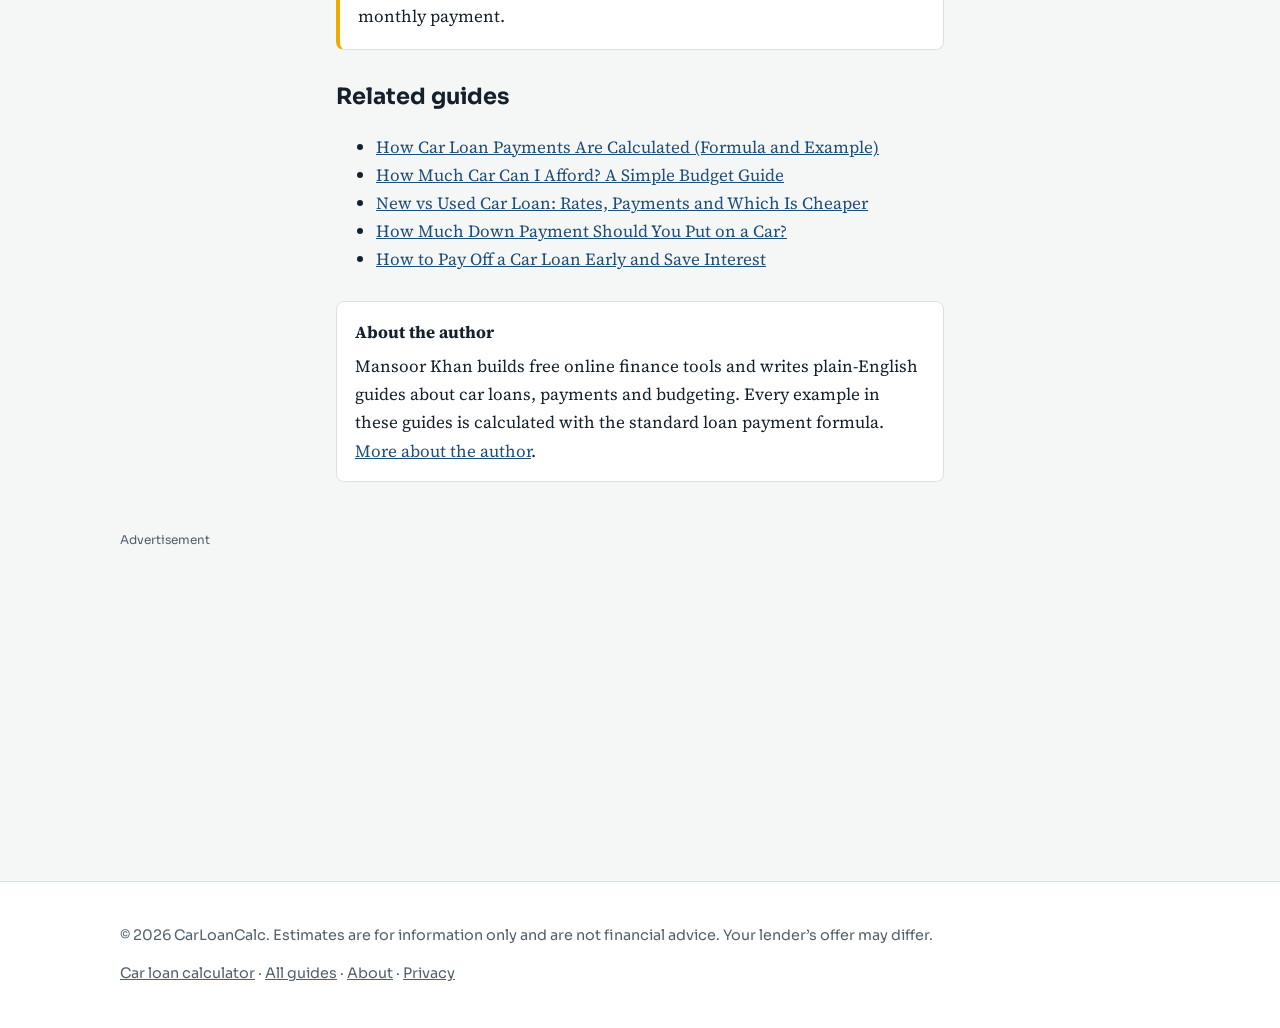
<file: articles/car-loan-term-48-60-72-84-months.html>
<!DOCTYPE html>
<html lang="en"><head><meta charset="utf-8"><meta name="viewport" content="width=device-width, initial-scale=1">
<title>Car Loan Term Compared: 48, 60, 72 or 84 Months? | CarLoanCalc</title><meta name="description" content="Compare monthly payment and total interest for 48, 60, 72 and 84 month car loans, with a worked example and advice on choosing a term.">
<link rel="canonical" href="https://loancalculatorforacar.github.io/articles/car-loan-term-48-60-72-84-months.html"><meta name="robots" content="index, follow, max-image-preview:large">
<meta property="og:type" content="article"><meta property="og:title" content="Car Loan Term Compared: 48, 60, 72 or 84 Months? | CarLoanCalc"><meta property="og:description" content="Compare monthly payment and total interest for 48, 60, 72 and 84 month car loans, with a worked example and advice on choosing a term."><meta property="og:url" content="https://loancalculatorforacar.github.io/articles/car-loan-term-48-60-72-84-months.html"><meta property="og:image" content="https://loancalculatorforacar.github.io/images/article-term.svg">
<meta name="twitter:card" content="summary_large_image"><meta name="theme-color" content="#1f4e79">
<link rel="icon" href="../images/favicon.svg" type="image/svg+xml"><link rel="preconnect" href="https://fonts.googleapis.com"><link rel="preconnect" href="https://fonts.gstatic.com" crossorigin><link href="https://fonts.googleapis.com/css2?family=Sora:wght@500;700&family=Source+Serif+4:wght@400;600&display=swap" rel="stylesheet">
<link rel="stylesheet" href="../css/style.css">
<script type="application/ld+json">{"@context": "https://schema.org", "@type": "Article", "headline": "Car Loan Term Compared: 48, 60, 72 or 84 Months?", "description": "Compare monthly payment and total interest for 48, 60, 72 and 84 month car loans, with a worked example and advice on choosing a term.", "image": "https://loancalculatorforacar.github.io/images/article-term.svg", "datePublished": "2026-11-09", "dateModified": "2026-11-09", "author": {"@type": "Person", "name": "Mansoor Khan", "url": "https://loancalculatorforacar.github.io/about.html"}, "mainEntityOfPage": "https://loancalculatorforacar.github.io/articles/car-loan-term-48-60-72-84-months.html"}</script></head><body>
<header class="site"><div class="wrap"><a class="brand" href="../index.html">CarLoanCalc</a><nav aria-label="Main"><a href="../index.html#calculator">Calculator</a><a href="../index.html#articles">Guides</a><a href="../index.html#faq">FAQ</a></nav></div></header>
<div class="wrap crumbs"><a href="../index.html">Car loan calculator</a> / Guides</div>
<article class="post"><h1>Car Loan Term Compared: 48, 60, 72 or 84 Months?</h1><p class="byline">By <a href="../about.html">Mansoor Khan</a> · Published <time datetime="2026-11-09">November 9, 2026</time> · Updated <time datetime="2026-11-09">November 9, 2026</time></p><img src="../images/article-term.svg" width="600" height="320" alt="Chart comparing 48, 60, 72 and 84 month car loan terms"><p>The loan term is the lever that changes your payment the most. A longer term lowers the monthly bill, but you pay for it in interest. Here is a clear comparison so you can choose with real numbers.</p>
<h2>Same loan, four terms</h2><p>Example: you borrow $26,000 at 6.5% APR.</p>
<ul><li><strong>48 months:</strong> about $616 a month, about $3,590 total interest.</li><li><strong>60 months:</strong> about $509 a month, about $4,510 interest.</li><li><strong>72 months:</strong> about $437 a month, about $5,460 interest.</li><li><strong>84 months:</strong> about $386 a month, about $6,430 interest.</li></ul>
<p>Going from 48 to 84 months cuts the payment by roughly $230 but adds about $2,840 in interest.</p>
<h2>The hidden risk of long loans</h2><p>Cars lose value quickly. On a long loan your balance falls slowly, so you can owe more than the car is worth. This is called negative equity, and it hurts if the car is totaled or you want to sell. Lenders also often charge higher rates on longer terms.</p>
<h2>How to choose</h2><ul><li>Pick the shortest term whose payment fits your budget comfortably.</li><li>If you need a long term to afford the car, consider a cheaper car instead.</li><li>Choose a loan with no prepayment penalty, so you can pay extra when you can.</li></ul>
<p>Test your own price and rate in the calculator by switching the term menu and comparing the total interest.</p>
<div class="cta"><strong>Try it with your numbers.</strong> Use the <a href="../index.html#calculator">free car loan calculator</a> to see your monthly payment.</div>
<h2>Related guides</h2><ul><li><a href="how-car-loan-payments-are-calculated.html">How Car Loan Payments Are Calculated (Formula and Example)</a></li><li><a href="how-much-car-can-i-afford.html">How Much Car Can I Afford? A Simple Budget Guide</a></li><li><a href="new-vs-used-car-loan.html">New vs Used Car Loan: Rates, Payments and Which Is Cheaper</a></li><li><a href="how-much-down-payment-on-a-car.html">How Much Down Payment Should You Put on a Car?</a></li><li><a href="how-to-pay-off-a-car-loan-early.html">How to Pay Off a Car Loan Early and Save Interest</a></li></ul><div class="author-box"><strong>About the author</strong><p>Mansoor Khan builds free online finance tools and writes plain-English guides about car loans, payments and budgeting. Every example in these guides is calculated with the standard loan payment formula. <a href="../about.html">More about the author</a>.</p></div></article><aside class="ad" aria-label="Advertisement"><p>Advertisement</p><iframe src="https://www.profitableratecpmnetwork.com/fdi39i9ey?key=4be333bc82ce1e57d7cc0aa318245d4a" width="100%" height="300" style="border: none; border-radius: 10px; overflow: hidden;" scrolling="no" loading="lazy" title="Ad"></iframe></aside><footer><div class="wrap"><p>&copy; 2026 CarLoanCalc. Estimates are for information only and are not financial advice. Your lender’s offer may differ.</p><p><a href="../index.html">Car loan calculator</a> · <a href="../index.html#articles">All guides</a> · <a href="../about.html">About</a> · <a href="../privacy.html">Privacy</a></p></div></footer></body></html>
</file>
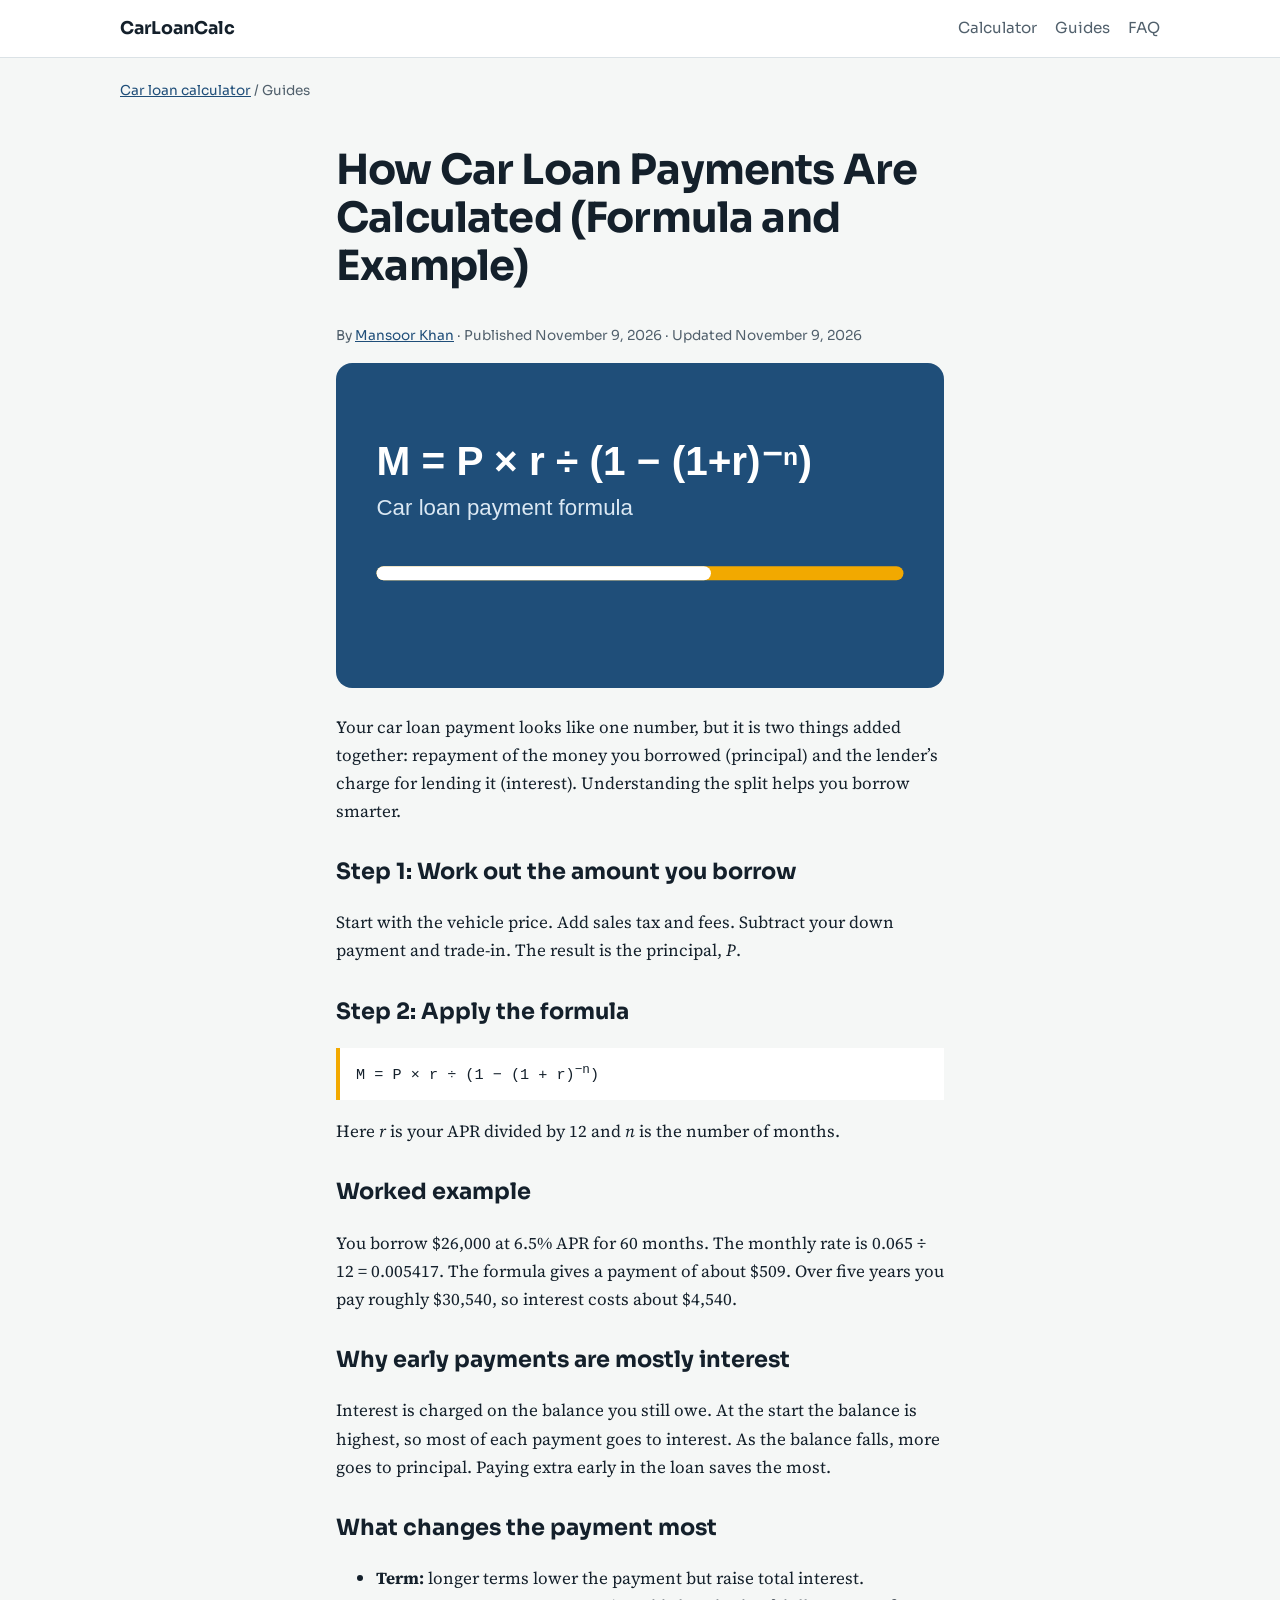
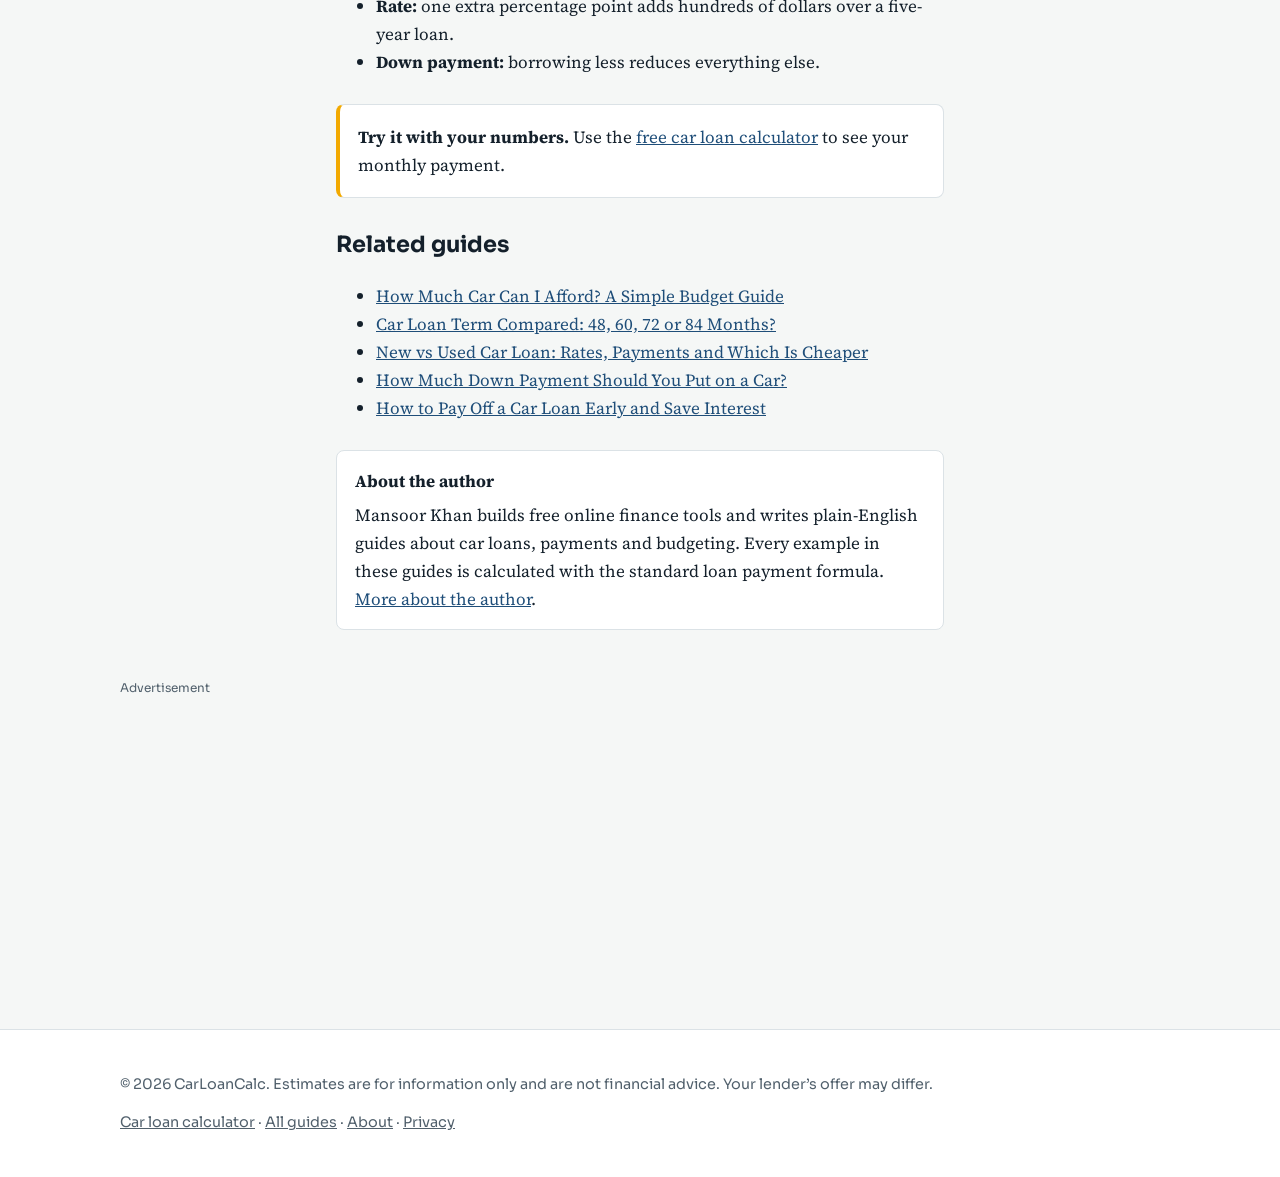
<file: articles/how-car-loan-payments-are-calculated.html>
<!DOCTYPE html>
<html lang="en"><head><meta charset="utf-8"><meta name="viewport" content="width=device-width, initial-scale=1">
<title>How Car Loan Payments Are Calculated (Formula and Example) | CarLoanCalc</title><meta name="description" content="Learn the car loan payment formula, see a worked example, and understand how principal and interest change over time.">
<link rel="canonical" href="https://loancalculatorforacar.github.io/articles/how-car-loan-payments-are-calculated.html"><meta name="robots" content="index, follow, max-image-preview:large">
<meta property="og:type" content="article"><meta property="og:title" content="How Car Loan Payments Are Calculated (Formula and Example) | CarLoanCalc"><meta property="og:description" content="Learn the car loan payment formula, see a worked example, and understand how principal and interest change over time."><meta property="og:url" content="https://loancalculatorforacar.github.io/articles/how-car-loan-payments-are-calculated.html"><meta property="og:image" content="https://loancalculatorforacar.github.io/images/article-formula.svg">
<meta name="twitter:card" content="summary_large_image"><meta name="theme-color" content="#1f4e79">
<link rel="icon" href="../images/favicon.svg" type="image/svg+xml"><link rel="preconnect" href="https://fonts.googleapis.com"><link rel="preconnect" href="https://fonts.gstatic.com" crossorigin><link href="https://fonts.googleapis.com/css2?family=Sora:wght@500;700&family=Source+Serif+4:wght@400;600&display=swap" rel="stylesheet">
<link rel="stylesheet" href="../css/style.css">
<script type="application/ld+json">{"@context": "https://schema.org", "@type": "Article", "headline": "How Car Loan Payments Are Calculated (Formula and Example)", "description": "Learn the car loan payment formula, see a worked example, and understand how principal and interest change over time.", "image": "https://loancalculatorforacar.github.io/images/article-formula.svg", "datePublished": "2026-11-09", "dateModified": "2026-11-09", "author": {"@type": "Person", "name": "Mansoor Khan", "url": "https://loancalculatorforacar.github.io/about.html"}, "mainEntityOfPage": "https://loancalculatorforacar.github.io/articles/how-car-loan-payments-are-calculated.html"}</script></head><body>
<header class="site"><div class="wrap"><a class="brand" href="../index.html">CarLoanCalc</a><nav aria-label="Main"><a href="../index.html#calculator">Calculator</a><a href="../index.html#articles">Guides</a><a href="../index.html#faq">FAQ</a></nav></div></header>
<div class="wrap crumbs"><a href="../index.html">Car loan calculator</a> / Guides</div>
<article class="post"><h1>How Car Loan Payments Are Calculated (Formula and Example)</h1><p class="byline">By <a href="../about.html">Mansoor Khan</a> · Published <time datetime="2026-11-09">November 9, 2026</time> · Updated <time datetime="2026-11-09">November 9, 2026</time></p><img src="../images/article-formula.svg" width="600" height="320" alt="Diagram showing principal and interest in a car loan payment"><p>Your car loan payment looks like one number, but it is two things added together: repayment of the money you borrowed (principal) and the lender’s charge for lending it (interest). Understanding the split helps you borrow smarter.</p>
<h2>Step 1: Work out the amount you borrow</h2><p>Start with the vehicle price. Add sales tax and fees. Subtract your down payment and trade-in. The result is the principal, <em>P</em>.</p>
<h2>Step 2: Apply the formula</h2><div class="formula">M = P × r ÷ (1 − (1 + r)<sup>−n</sup>)</div><p>Here <em>r</em> is your APR divided by 12 and <em>n</em> is the number of months.</p>
<h2>Worked example</h2><p>You borrow $26,000 at 6.5% APR for 60 months. The monthly rate is 0.065 ÷ 12 = 0.005417. The formula gives a payment of about $509. Over five years you pay roughly $30,540, so interest costs about $4,540.</p>
<h2>Why early payments are mostly interest</h2><p>Interest is charged on the balance you still owe. At the start the balance is highest, so most of each payment goes to interest. As the balance falls, more goes to principal. Paying extra early in the loan saves the most.</p>
<h2>What changes the payment most</h2><ul><li><strong>Term:</strong> longer terms lower the payment but raise total interest.</li><li><strong>Rate:</strong> one extra percentage point adds hundreds of dollars over a five-year loan.</li><li><strong>Down payment:</strong> borrowing less reduces everything else.</li></ul>
<div class="cta"><strong>Try it with your numbers.</strong> Use the <a href="../index.html#calculator">free car loan calculator</a> to see your monthly payment.</div>
<h2>Related guides</h2><ul><li><a href="how-much-car-can-i-afford.html">How Much Car Can I Afford? A Simple Budget Guide</a></li><li><a href="car-loan-term-48-60-72-84-months.html">Car Loan Term Compared: 48, 60, 72 or 84 Months?</a></li><li><a href="new-vs-used-car-loan.html">New vs Used Car Loan: Rates, Payments and Which Is Cheaper</a></li><li><a href="how-much-down-payment-on-a-car.html">How Much Down Payment Should You Put on a Car?</a></li><li><a href="how-to-pay-off-a-car-loan-early.html">How to Pay Off a Car Loan Early and Save Interest</a></li></ul><div class="author-box"><strong>About the author</strong><p>Mansoor Khan builds free online finance tools and writes plain-English guides about car loans, payments and budgeting. Every example in these guides is calculated with the standard loan payment formula. <a href="../about.html">More about the author</a>.</p></div></article><aside class="ad" aria-label="Advertisement"><p>Advertisement</p><iframe src="https://www.profitableratecpmnetwork.com/fdi39i9ey?key=4be333bc82ce1e57d7cc0aa318245d4a" width="100%" height="300" style="border: none; border-radius: 10px; overflow: hidden;" scrolling="no" loading="lazy" title="Ad"></iframe></aside><footer><div class="wrap"><p>&copy; 2026 CarLoanCalc. Estimates are for information only and are not financial advice. Your lender’s offer may differ.</p><p><a href="../index.html">Car loan calculator</a> · <a href="../index.html#articles">All guides</a> · <a href="../about.html">About</a> · <a href="../privacy.html">Privacy</a></p></div></footer></body></html>
</file>
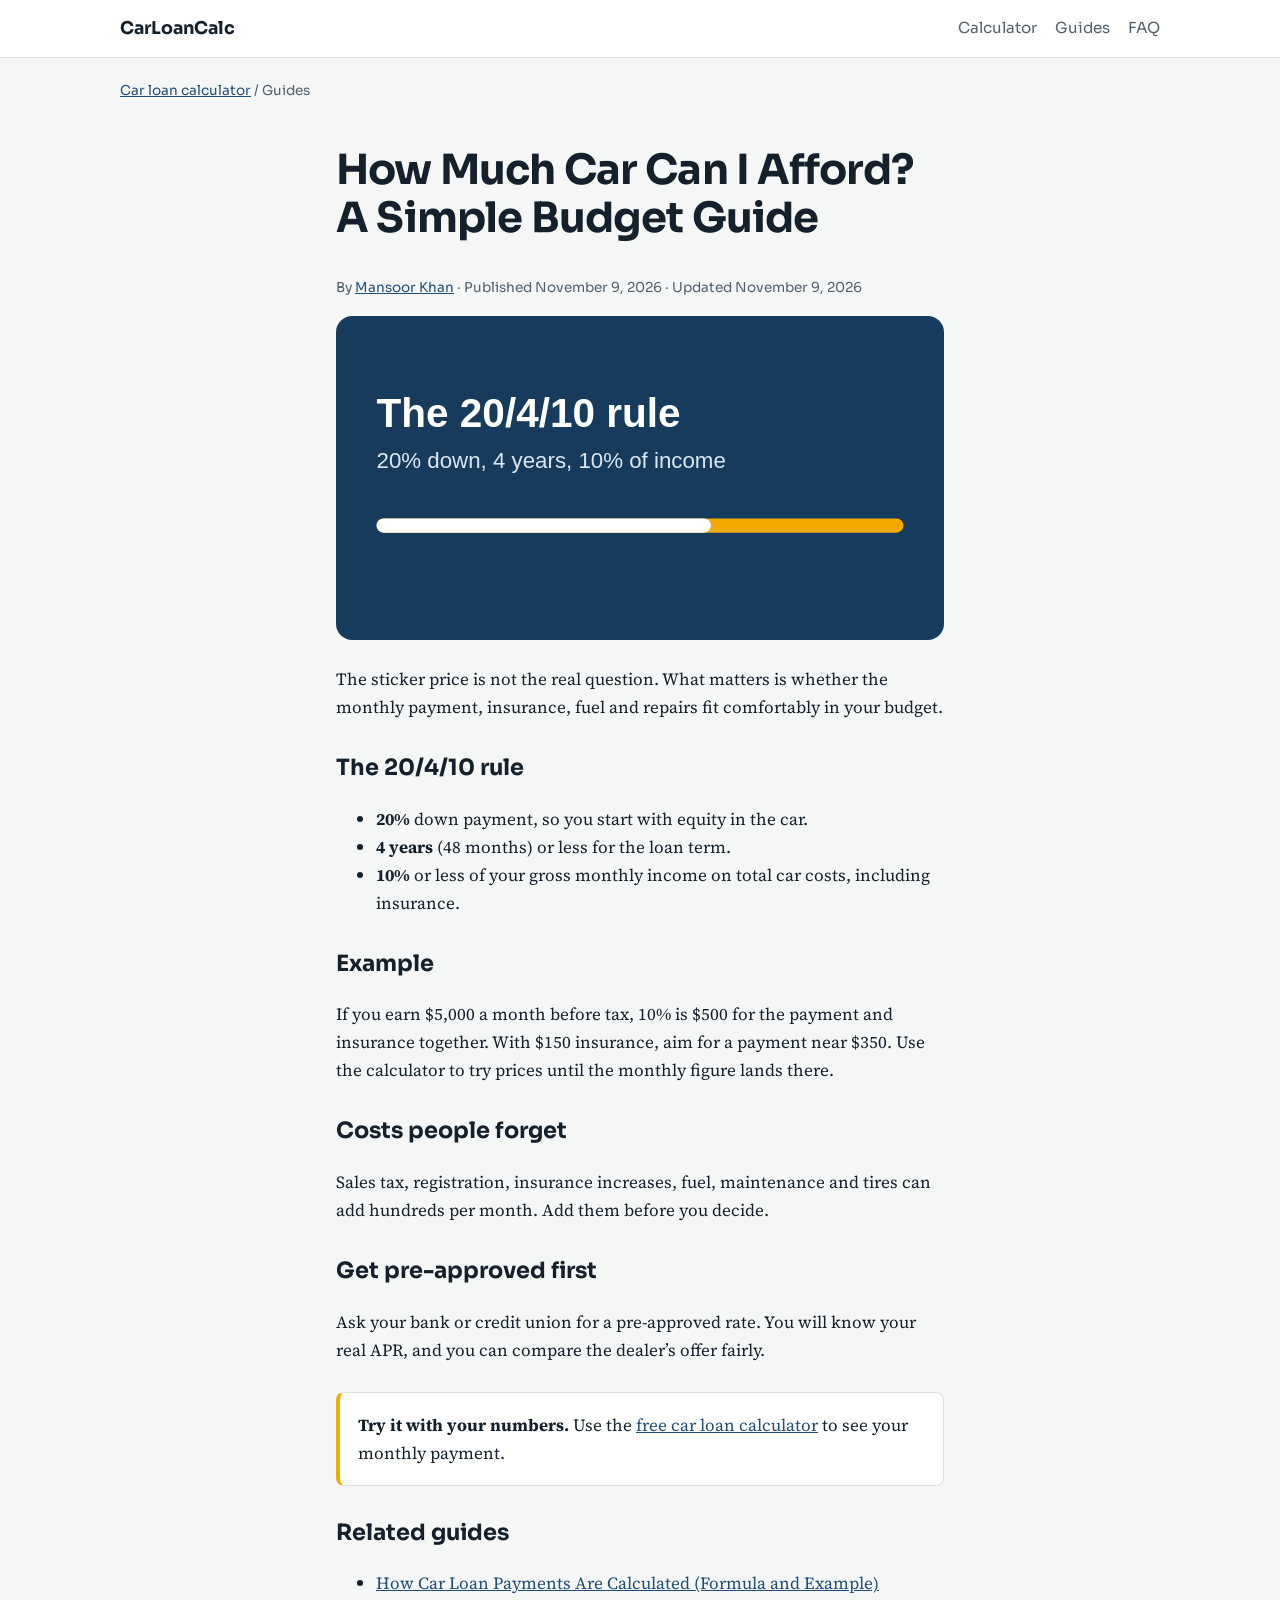
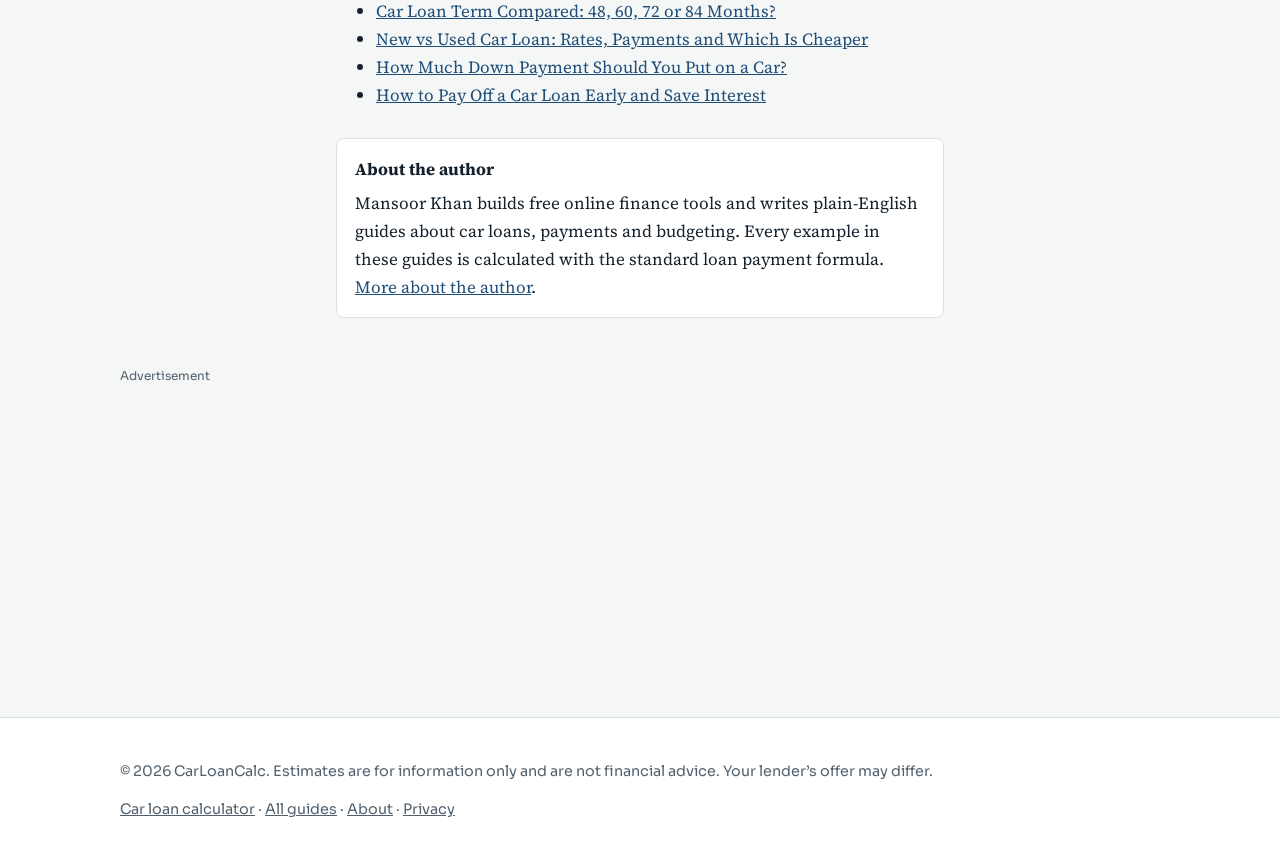
<file: articles/how-much-car-can-i-afford.html>
<!DOCTYPE html>
<html lang="en"><head><meta charset="utf-8"><meta name="viewport" content="width=device-width, initial-scale=1">
<title>How Much Car Can I Afford? A Simple Budget Guide | CarLoanCalc</title><meta name="description" content="Use the 20/4/10 rule and a car loan calculator to find a car price and monthly payment that fit your budget.">
<link rel="canonical" href="https://loancalculatorforacar.github.io/articles/how-much-car-can-i-afford.html"><meta name="robots" content="index, follow, max-image-preview:large">
<meta property="og:type" content="article"><meta property="og:title" content="How Much Car Can I Afford? A Simple Budget Guide | CarLoanCalc"><meta property="og:description" content="Use the 20/4/10 rule and a car loan calculator to find a car price and monthly payment that fit your budget."><meta property="og:url" content="https://loancalculatorforacar.github.io/articles/how-much-car-can-i-afford.html"><meta property="og:image" content="https://loancalculatorforacar.github.io/images/article-afford.svg">
<meta name="twitter:card" content="summary_large_image"><meta name="theme-color" content="#1f4e79">
<link rel="icon" href="../images/favicon.svg" type="image/svg+xml"><link rel="preconnect" href="https://fonts.googleapis.com"><link rel="preconnect" href="https://fonts.gstatic.com" crossorigin><link href="https://fonts.googleapis.com/css2?family=Sora:wght@500;700&family=Source+Serif+4:wght@400;600&display=swap" rel="stylesheet">
<link rel="stylesheet" href="../css/style.css">
<script type="application/ld+json">{"@context": "https://schema.org", "@type": "Article", "headline": "How Much Car Can I Afford? A Simple Budget Guide", "description": "Use the 20/4/10 rule and a car loan calculator to find a car price and monthly payment that fit your budget.", "image": "https://loancalculatorforacar.github.io/images/article-afford.svg", "datePublished": "2026-11-09", "dateModified": "2026-11-09", "author": {"@type": "Person", "name": "Mansoor Khan", "url": "https://loancalculatorforacar.github.io/about.html"}, "mainEntityOfPage": "https://loancalculatorforacar.github.io/articles/how-much-car-can-i-afford.html"}</script></head><body>
<header class="site"><div class="wrap"><a class="brand" href="../index.html">CarLoanCalc</a><nav aria-label="Main"><a href="../index.html#calculator">Calculator</a><a href="../index.html#articles">Guides</a><a href="../index.html#faq">FAQ</a></nav></div></header>
<div class="wrap crumbs"><a href="../index.html">Car loan calculator</a> / Guides</div>
<article class="post"><h1>How Much Car Can I Afford? A Simple Budget Guide</h1><p class="byline">By <a href="../about.html">Mansoor Khan</a> · Published <time datetime="2026-11-09">November 9, 2026</time> · Updated <time datetime="2026-11-09">November 9, 2026</time></p><img src="../images/article-afford.svg" width="600" height="320" alt="Budget illustration showing how much car you can afford"><p>The sticker price is not the real question. What matters is whether the monthly payment, insurance, fuel and repairs fit comfortably in your budget.</p>
<h2>The 20/4/10 rule</h2><ul><li><strong>20%</strong> down payment, so you start with equity in the car.</li><li><strong>4 years</strong> (48 months) or less for the loan term.</li><li><strong>10%</strong> or less of your gross monthly income on total car costs, including insurance.</li></ul>
<h2>Example</h2><p>If you earn $5,000 a month before tax, 10% is $500 for the payment and insurance together. With $150 insurance, aim for a payment near $350. Use the calculator to try prices until the monthly figure lands there.</p>
<h2>Costs people forget</h2><p>Sales tax, registration, insurance increases, fuel, maintenance and tires can add hundreds per month. Add them before you decide.</p>
<h2>Get pre-approved first</h2><p>Ask your bank or credit union for a pre-approved rate. You will know your real APR, and you can compare the dealer’s offer fairly.</p>
<div class="cta"><strong>Try it with your numbers.</strong> Use the <a href="../index.html#calculator">free car loan calculator</a> to see your monthly payment.</div>
<h2>Related guides</h2><ul><li><a href="how-car-loan-payments-are-calculated.html">How Car Loan Payments Are Calculated (Formula and Example)</a></li><li><a href="car-loan-term-48-60-72-84-months.html">Car Loan Term Compared: 48, 60, 72 or 84 Months?</a></li><li><a href="new-vs-used-car-loan.html">New vs Used Car Loan: Rates, Payments and Which Is Cheaper</a></li><li><a href="how-much-down-payment-on-a-car.html">How Much Down Payment Should You Put on a Car?</a></li><li><a href="how-to-pay-off-a-car-loan-early.html">How to Pay Off a Car Loan Early and Save Interest</a></li></ul><div class="author-box"><strong>About the author</strong><p>Mansoor Khan builds free online finance tools and writes plain-English guides about car loans, payments and budgeting. Every example in these guides is calculated with the standard loan payment formula. <a href="../about.html">More about the author</a>.</p></div></article><aside class="ad" aria-label="Advertisement"><p>Advertisement</p><iframe src="https://www.profitableratecpmnetwork.com/fdi39i9ey?key=4be333bc82ce1e57d7cc0aa318245d4a" width="100%" height="300" style="border: none; border-radius: 10px; overflow: hidden;" scrolling="no" loading="lazy" title="Ad"></iframe></aside><footer><div class="wrap"><p>&copy; 2026 CarLoanCalc. Estimates are for information only and are not financial advice. Your lender’s offer may differ.</p><p><a href="../index.html">Car loan calculator</a> · <a href="../index.html#articles">All guides</a> · <a href="../about.html">About</a> · <a href="../privacy.html">Privacy</a></p></div></footer></body></html>
</file>
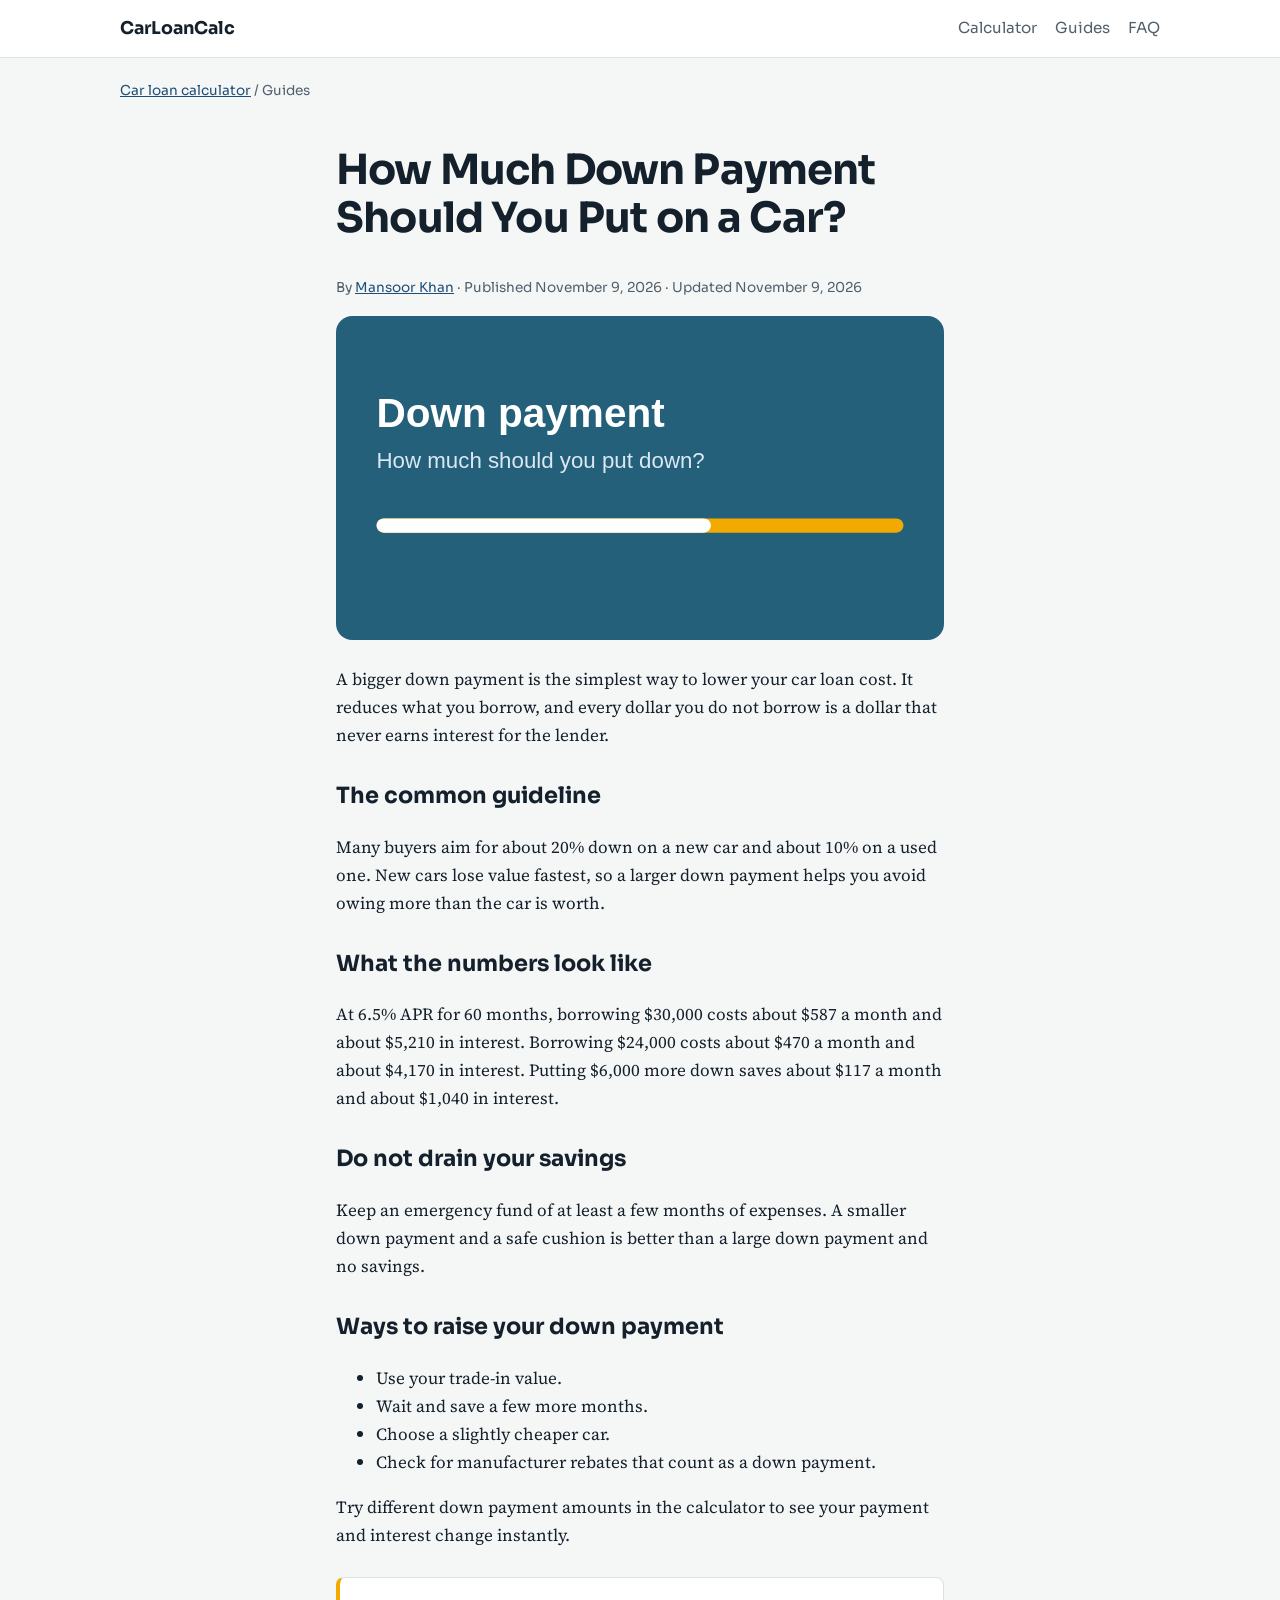
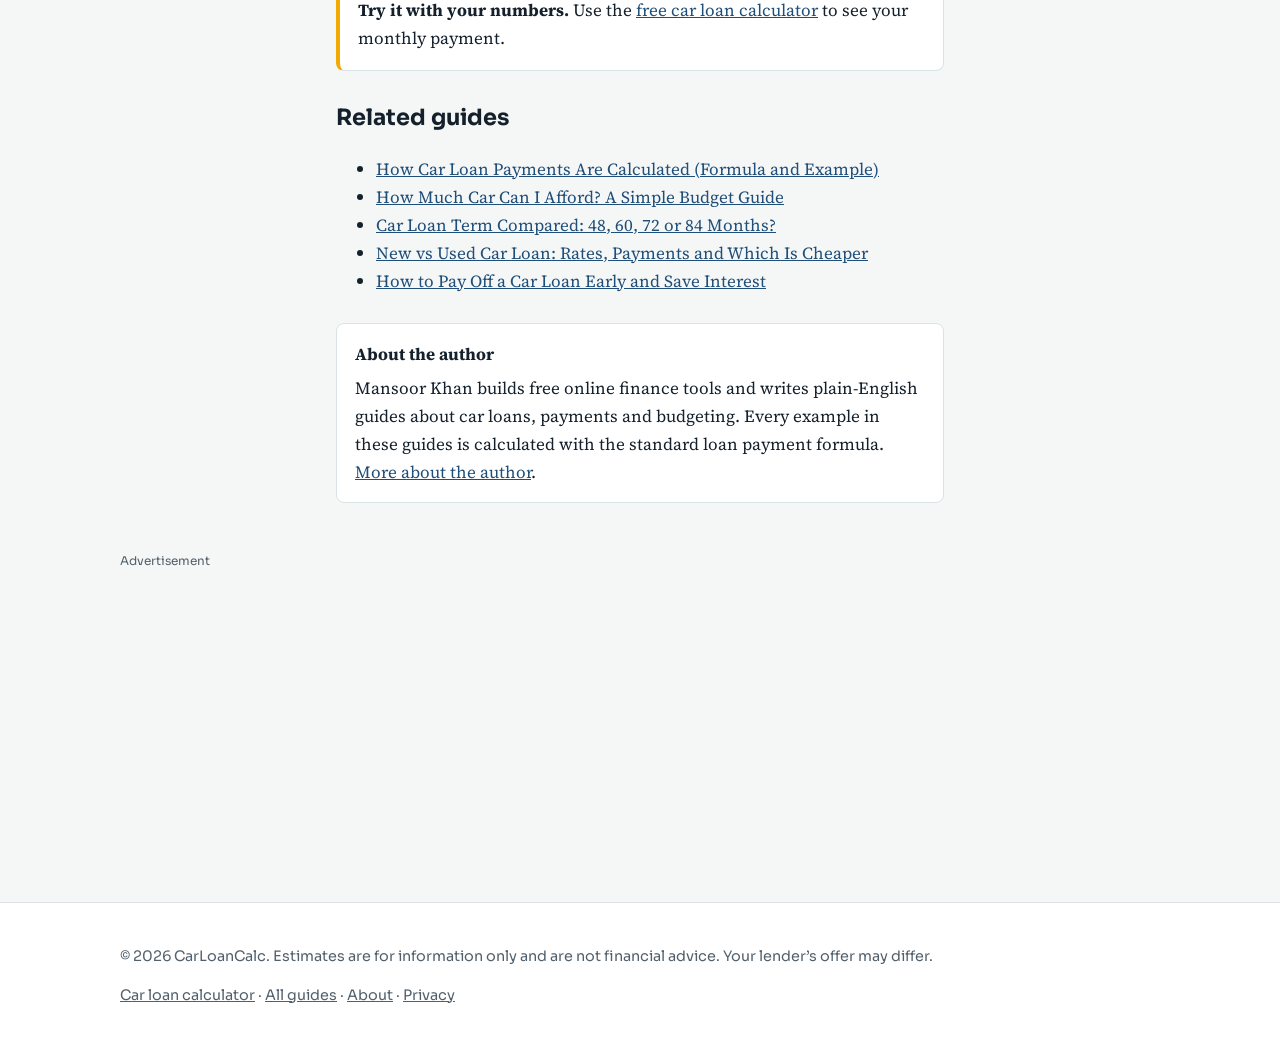
<file: articles/how-much-down-payment-on-a-car.html>
<!DOCTYPE html>
<html lang="en"><head><meta charset="utf-8"><meta name="viewport" content="width=device-width, initial-scale=1">
<title>How Much Down Payment Should You Put on a Car? | CarLoanCalc</title><meta name="description" content="Learn how much to put down on a new or used car, how a down payment cuts your monthly payment and interest, and the 20% guideline.">
<link rel="canonical" href="https://loancalculatorforacar.github.io/articles/how-much-down-payment-on-a-car.html"><meta name="robots" content="index, follow, max-image-preview:large">
<meta property="og:type" content="article"><meta property="og:title" content="How Much Down Payment Should You Put on a Car? | CarLoanCalc"><meta property="og:description" content="Learn how much to put down on a new or used car, how a down payment cuts your monthly payment and interest, and the 20% guideline."><meta property="og:url" content="https://loancalculatorforacar.github.io/articles/how-much-down-payment-on-a-car.html"><meta property="og:image" content="https://loancalculatorforacar.github.io/images/article-down.svg">
<meta name="twitter:card" content="summary_large_image"><meta name="theme-color" content="#1f4e79">
<link rel="icon" href="../images/favicon.svg" type="image/svg+xml"><link rel="preconnect" href="https://fonts.googleapis.com"><link rel="preconnect" href="https://fonts.gstatic.com" crossorigin><link href="https://fonts.googleapis.com/css2?family=Sora:wght@500;700&family=Source+Serif+4:wght@400;600&display=swap" rel="stylesheet">
<link rel="stylesheet" href="../css/style.css">
<script type="application/ld+json">{"@context": "https://schema.org", "@type": "Article", "headline": "How Much Down Payment Should You Put on a Car?", "description": "Learn how much to put down on a new or used car, how a down payment cuts your monthly payment and interest, and the 20% guideline.", "image": "https://loancalculatorforacar.github.io/images/article-down.svg", "datePublished": "2026-11-09", "dateModified": "2026-11-09", "author": {"@type": "Person", "name": "Mansoor Khan", "url": "https://loancalculatorforacar.github.io/about.html"}, "mainEntityOfPage": "https://loancalculatorforacar.github.io/articles/how-much-down-payment-on-a-car.html"}</script></head><body>
<header class="site"><div class="wrap"><a class="brand" href="../index.html">CarLoanCalc</a><nav aria-label="Main"><a href="../index.html#calculator">Calculator</a><a href="../index.html#articles">Guides</a><a href="../index.html#faq">FAQ</a></nav></div></header>
<div class="wrap crumbs"><a href="../index.html">Car loan calculator</a> / Guides</div>
<article class="post"><h1>How Much Down Payment Should You Put on a Car?</h1><p class="byline">By <a href="../about.html">Mansoor Khan</a> · Published <time datetime="2026-11-09">November 9, 2026</time> · Updated <time datetime="2026-11-09">November 9, 2026</time></p><img src="../images/article-down.svg" width="600" height="320" alt="Illustration showing how a down payment reduces a car loan"><p>A bigger down payment is the simplest way to lower your car loan cost. It reduces what you borrow, and every dollar you do not borrow is a dollar that never earns interest for the lender.</p>
<h2>The common guideline</h2><p>Many buyers aim for about 20% down on a new car and about 10% on a used one. New cars lose value fastest, so a larger down payment helps you avoid owing more than the car is worth.</p>
<h2>What the numbers look like</h2><p>At 6.5% APR for 60 months, borrowing $30,000 costs about $587 a month and about $5,210 in interest. Borrowing $24,000 costs about $470 a month and about $4,170 in interest. Putting $6,000 more down saves about $117 a month and about $1,040 in interest.</p>
<h2>Do not drain your savings</h2><p>Keep an emergency fund of at least a few months of expenses. A smaller down payment and a safe cushion is better than a large down payment and no savings.</p>
<h2>Ways to raise your down payment</h2><ul><li>Use your trade-in value.</li><li>Wait and save a few more months.</li><li>Choose a slightly cheaper car.</li><li>Check for manufacturer rebates that count as a down payment.</li></ul>
<p>Try different down payment amounts in the calculator to see your payment and interest change instantly.</p>
<div class="cta"><strong>Try it with your numbers.</strong> Use the <a href="../index.html#calculator">free car loan calculator</a> to see your monthly payment.</div>
<h2>Related guides</h2><ul><li><a href="how-car-loan-payments-are-calculated.html">How Car Loan Payments Are Calculated (Formula and Example)</a></li><li><a href="how-much-car-can-i-afford.html">How Much Car Can I Afford? A Simple Budget Guide</a></li><li><a href="car-loan-term-48-60-72-84-months.html">Car Loan Term Compared: 48, 60, 72 or 84 Months?</a></li><li><a href="new-vs-used-car-loan.html">New vs Used Car Loan: Rates, Payments and Which Is Cheaper</a></li><li><a href="how-to-pay-off-a-car-loan-early.html">How to Pay Off a Car Loan Early and Save Interest</a></li></ul><div class="author-box"><strong>About the author</strong><p>Mansoor Khan builds free online finance tools and writes plain-English guides about car loans, payments and budgeting. Every example in these guides is calculated with the standard loan payment formula. <a href="../about.html">More about the author</a>.</p></div></article><aside class="ad" aria-label="Advertisement"><p>Advertisement</p><iframe src="https://www.profitableratecpmnetwork.com/fdi39i9ey?key=4be333bc82ce1e57d7cc0aa318245d4a" width="100%" height="300" style="border: none; border-radius: 10px; overflow: hidden;" scrolling="no" loading="lazy" title="Ad"></iframe></aside><footer><div class="wrap"><p>&copy; 2026 CarLoanCalc. Estimates are for information only and are not financial advice. Your lender’s offer may differ.</p><p><a href="../index.html">Car loan calculator</a> · <a href="../index.html#articles">All guides</a> · <a href="../about.html">About</a> · <a href="../privacy.html">Privacy</a></p></div></footer></body></html>
</file>
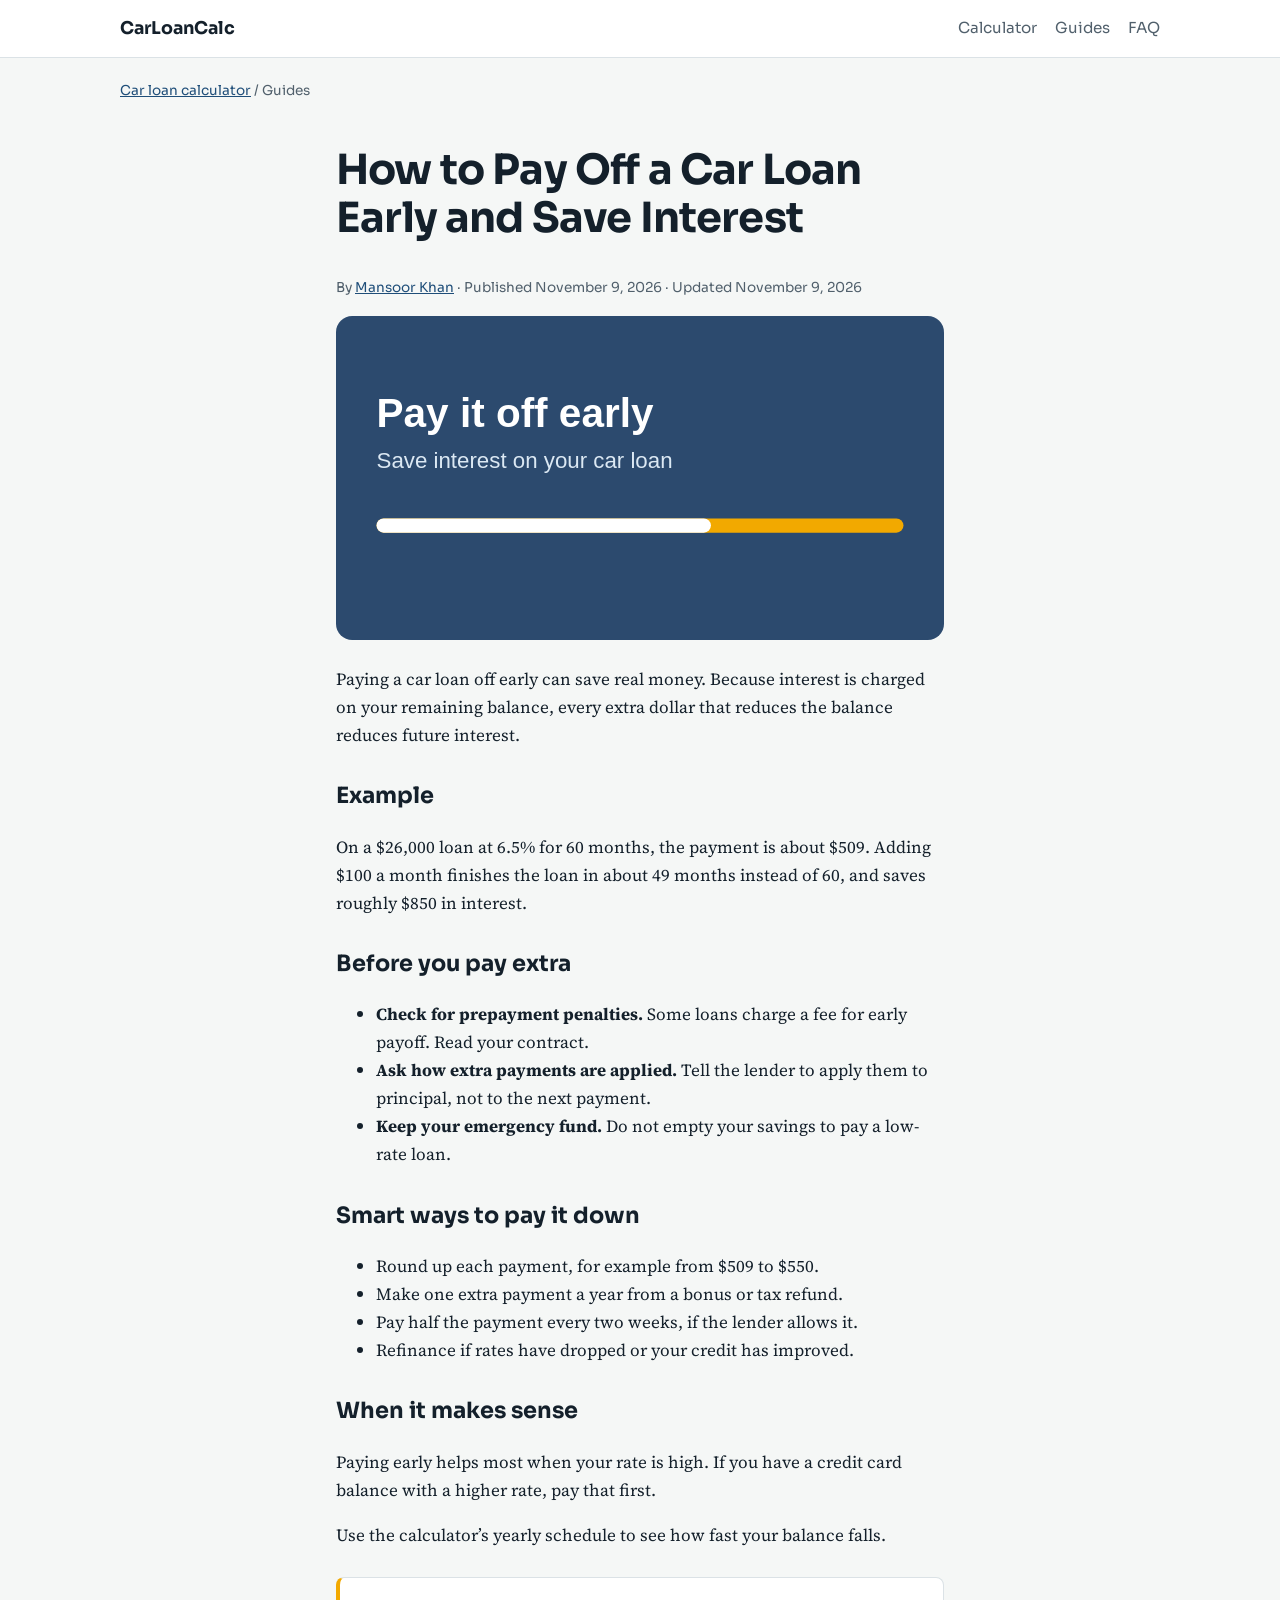
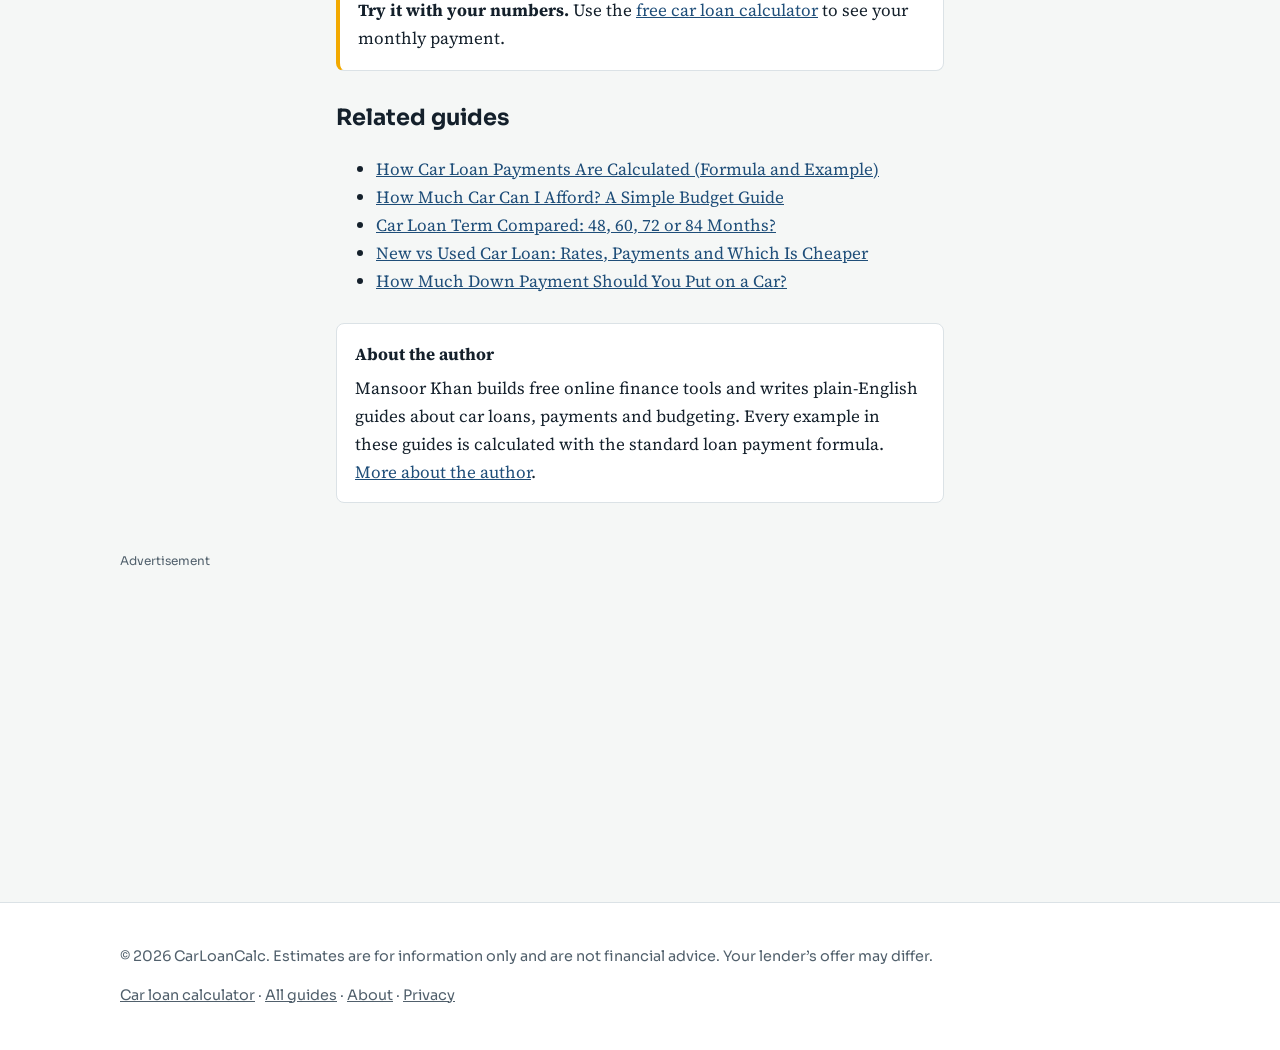
<file: articles/how-to-pay-off-a-car-loan-early.html>
<!DOCTYPE html>
<html lang="en"><head><meta charset="utf-8"><meta name="viewport" content="width=device-width, initial-scale=1">
<title>How to Pay Off a Car Loan Early and Save Interest | CarLoanCalc</title><meta name="description" content="Find out how extra payments shorten your car loan and cut interest, what to check before paying early, and the best ways to do it.">
<link rel="canonical" href="https://loancalculatorforacar.github.io/articles/how-to-pay-off-a-car-loan-early.html"><meta name="robots" content="index, follow, max-image-preview:large">
<meta property="og:type" content="article"><meta property="og:title" content="How to Pay Off a Car Loan Early and Save Interest | CarLoanCalc"><meta property="og:description" content="Find out how extra payments shorten your car loan and cut interest, what to check before paying early, and the best ways to do it."><meta property="og:url" content="https://loancalculatorforacar.github.io/articles/how-to-pay-off-a-car-loan-early.html"><meta property="og:image" content="https://loancalculatorforacar.github.io/images/article-early.svg">
<meta name="twitter:card" content="summary_large_image"><meta name="theme-color" content="#1f4e79">
<link rel="icon" href="../images/favicon.svg" type="image/svg+xml"><link rel="preconnect" href="https://fonts.googleapis.com"><link rel="preconnect" href="https://fonts.gstatic.com" crossorigin><link href="https://fonts.googleapis.com/css2?family=Sora:wght@500;700&family=Source+Serif+4:wght@400;600&display=swap" rel="stylesheet">
<link rel="stylesheet" href="../css/style.css">
<script type="application/ld+json">{"@context": "https://schema.org", "@type": "Article", "headline": "How to Pay Off a Car Loan Early and Save Interest", "description": "Find out how extra payments shorten your car loan and cut interest, what to check before paying early, and the best ways to do it.", "image": "https://loancalculatorforacar.github.io/images/article-early.svg", "datePublished": "2026-11-09", "dateModified": "2026-11-09", "author": {"@type": "Person", "name": "Mansoor Khan", "url": "https://loancalculatorforacar.github.io/about.html"}, "mainEntityOfPage": "https://loancalculatorforacar.github.io/articles/how-to-pay-off-a-car-loan-early.html"}</script></head><body>
<header class="site"><div class="wrap"><a class="brand" href="../index.html">CarLoanCalc</a><nav aria-label="Main"><a href="../index.html#calculator">Calculator</a><a href="../index.html#articles">Guides</a><a href="../index.html#faq">FAQ</a></nav></div></header>
<div class="wrap crumbs"><a href="../index.html">Car loan calculator</a> / Guides</div>
<article class="post"><h1>How to Pay Off a Car Loan Early and Save Interest</h1><p class="byline">By <a href="../about.html">Mansoor Khan</a> · Published <time datetime="2026-11-09">November 9, 2026</time> · Updated <time datetime="2026-11-09">November 9, 2026</time></p><img src="../images/article-early.svg" width="600" height="320" alt="Illustration of paying off a car loan early"><p>Paying a car loan off early can save real money. Because interest is charged on your remaining balance, every extra dollar that reduces the balance reduces future interest.</p>
<h2>Example</h2><p>On a $26,000 loan at 6.5% for 60 months, the payment is about $509. Adding $100 a month finishes the loan in about 49 months instead of 60, and saves roughly $850 in interest.</p>
<h2>Before you pay extra</h2><ul><li><strong>Check for prepayment penalties.</strong> Some loans charge a fee for early payoff. Read your contract.</li><li><strong>Ask how extra payments are applied.</strong> Tell the lender to apply them to principal, not to the next payment.</li><li><strong>Keep your emergency fund.</strong> Do not empty your savings to pay a low-rate loan.</li></ul>
<h2>Smart ways to pay it down</h2><ul><li>Round up each payment, for example from $509 to $550.</li><li>Make one extra payment a year from a bonus or tax refund.</li><li>Pay half the payment every two weeks, if the lender allows it.</li><li>Refinance if rates have dropped or your credit has improved.</li></ul>
<h2>When it makes sense</h2><p>Paying early helps most when your rate is high. If you have a credit card balance with a higher rate, pay that first.</p>
<p>Use the calculator’s yearly schedule to see how fast your balance falls.</p>
<div class="cta"><strong>Try it with your numbers.</strong> Use the <a href="../index.html#calculator">free car loan calculator</a> to see your monthly payment.</div>
<h2>Related guides</h2><ul><li><a href="how-car-loan-payments-are-calculated.html">How Car Loan Payments Are Calculated (Formula and Example)</a></li><li><a href="how-much-car-can-i-afford.html">How Much Car Can I Afford? A Simple Budget Guide</a></li><li><a href="car-loan-term-48-60-72-84-months.html">Car Loan Term Compared: 48, 60, 72 or 84 Months?</a></li><li><a href="new-vs-used-car-loan.html">New vs Used Car Loan: Rates, Payments and Which Is Cheaper</a></li><li><a href="how-much-down-payment-on-a-car.html">How Much Down Payment Should You Put on a Car?</a></li></ul><div class="author-box"><strong>About the author</strong><p>Mansoor Khan builds free online finance tools and writes plain-English guides about car loans, payments and budgeting. Every example in these guides is calculated with the standard loan payment formula. <a href="../about.html">More about the author</a>.</p></div></article><aside class="ad" aria-label="Advertisement"><p>Advertisement</p><iframe src="https://www.profitableratecpmnetwork.com/fdi39i9ey?key=4be333bc82ce1e57d7cc0aa318245d4a" width="100%" height="300" style="border: none; border-radius: 10px; overflow: hidden;" scrolling="no" loading="lazy" title="Ad"></iframe></aside><footer><div class="wrap"><p>&copy; 2026 CarLoanCalc. Estimates are for information only and are not financial advice. Your lender’s offer may differ.</p><p><a href="../index.html">Car loan calculator</a> · <a href="../index.html#articles">All guides</a> · <a href="../about.html">About</a> · <a href="../privacy.html">Privacy</a></p></div></footer></body></html>
</file>
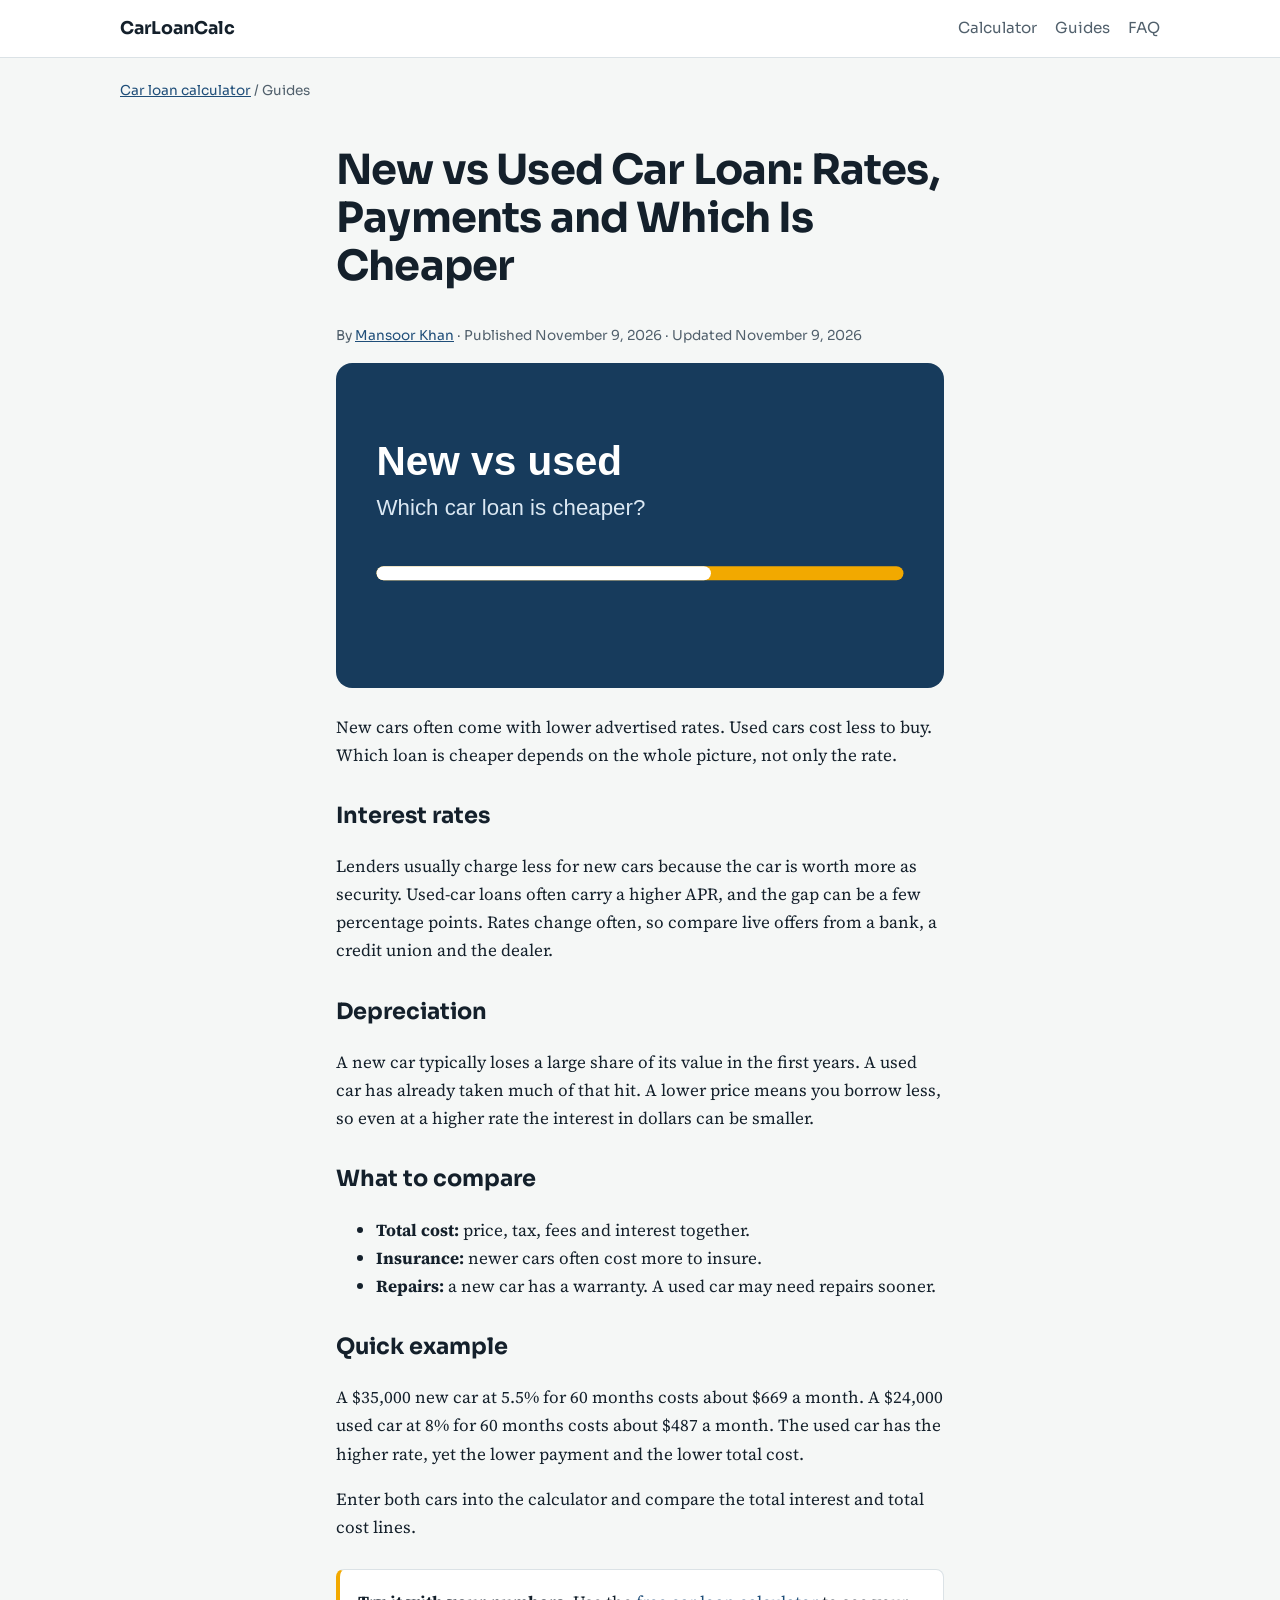
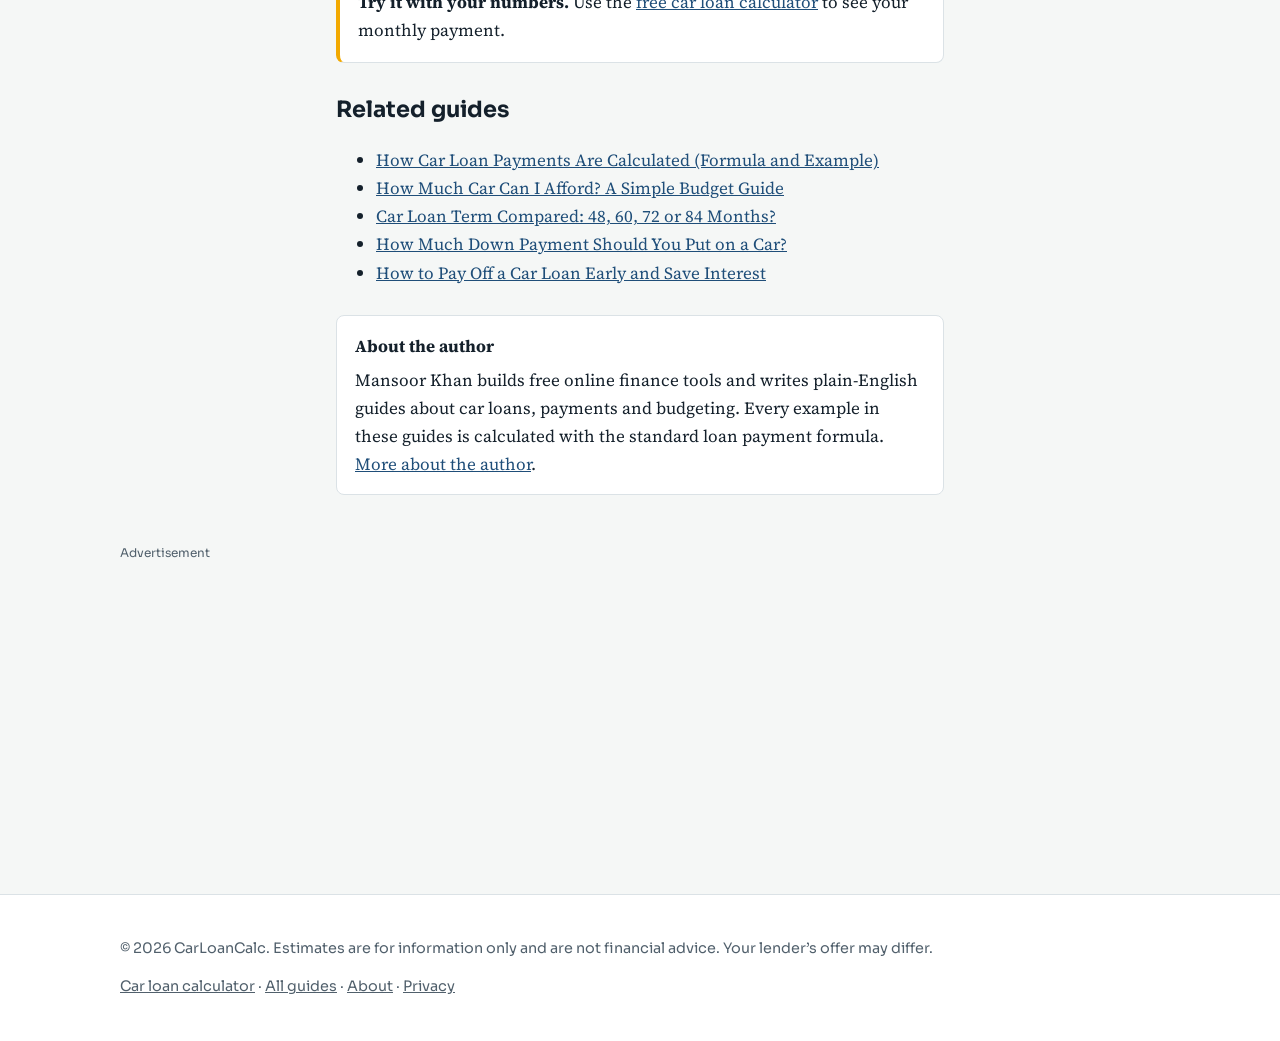
<file: articles/new-vs-used-car-loan.html>
<!DOCTYPE html>
<html lang="en"><head><meta charset="utf-8"><meta name="viewport" content="width=device-width, initial-scale=1">
<title>New vs Used Car Loan: Rates, Payments and Which Is Cheaper | CarLoanCalc</title><meta name="description" content="Understand how new and used car loans differ in interest rate, depreciation and monthly cost, and how to decide which is better for you.">
<link rel="canonical" href="https://loancalculatorforacar.github.io/articles/new-vs-used-car-loan.html"><meta name="robots" content="index, follow, max-image-preview:large">
<meta property="og:type" content="article"><meta property="og:title" content="New vs Used Car Loan: Rates, Payments and Which Is Cheaper | CarLoanCalc"><meta property="og:description" content="Understand how new and used car loans differ in interest rate, depreciation and monthly cost, and how to decide which is better for you."><meta property="og:url" content="https://loancalculatorforacar.github.io/articles/new-vs-used-car-loan.html"><meta property="og:image" content="https://loancalculatorforacar.github.io/images/article-used.svg">
<meta name="twitter:card" content="summary_large_image"><meta name="theme-color" content="#1f4e79">
<link rel="icon" href="../images/favicon.svg" type="image/svg+xml"><link rel="preconnect" href="https://fonts.googleapis.com"><link rel="preconnect" href="https://fonts.gstatic.com" crossorigin><link href="https://fonts.googleapis.com/css2?family=Sora:wght@500;700&family=Source+Serif+4:wght@400;600&display=swap" rel="stylesheet">
<link rel="stylesheet" href="../css/style.css">
<script type="application/ld+json">{"@context": "https://schema.org", "@type": "Article", "headline": "New vs Used Car Loan: Rates, Payments and Which Is Cheaper", "description": "Understand how new and used car loans differ in interest rate, depreciation and monthly cost, and how to decide which is better for you.", "image": "https://loancalculatorforacar.github.io/images/article-used.svg", "datePublished": "2026-11-09", "dateModified": "2026-11-09", "author": {"@type": "Person", "name": "Mansoor Khan", "url": "https://loancalculatorforacar.github.io/about.html"}, "mainEntityOfPage": "https://loancalculatorforacar.github.io/articles/new-vs-used-car-loan.html"}</script></head><body>
<header class="site"><div class="wrap"><a class="brand" href="../index.html">CarLoanCalc</a><nav aria-label="Main"><a href="../index.html#calculator">Calculator</a><a href="../index.html#articles">Guides</a><a href="../index.html#faq">FAQ</a></nav></div></header>
<div class="wrap crumbs"><a href="../index.html">Car loan calculator</a> / Guides</div>
<article class="post"><h1>New vs Used Car Loan: Rates, Payments and Which Is Cheaper</h1><p class="byline">By <a href="../about.html">Mansoor Khan</a> · Published <time datetime="2026-11-09">November 9, 2026</time> · Updated <time datetime="2026-11-09">November 9, 2026</time></p><img src="../images/article-used.svg" width="600" height="320" alt="Comparison of a new and a used car loan"><p>New cars often come with lower advertised rates. Used cars cost less to buy. Which loan is cheaper depends on the whole picture, not only the rate.</p>
<h2>Interest rates</h2><p>Lenders usually charge less for new cars because the car is worth more as security. Used-car loans often carry a higher APR, and the gap can be a few percentage points. Rates change often, so compare live offers from a bank, a credit union and the dealer.</p>
<h2>Depreciation</h2><p>A new car typically loses a large share of its value in the first years. A used car has already taken much of that hit. A lower price means you borrow less, so even at a higher rate the interest in dollars can be smaller.</p>
<h2>What to compare</h2><ul><li><strong>Total cost:</strong> price, tax, fees and interest together.</li><li><strong>Insurance:</strong> newer cars often cost more to insure.</li><li><strong>Repairs:</strong> a new car has a warranty. A used car may need repairs sooner.</li></ul>
<h2>Quick example</h2><p>A $35,000 new car at 5.5% for 60 months costs about $669 a month. A $24,000 used car at 8% for 60 months costs about $487 a month. The used car has the higher rate, yet the lower payment and the lower total cost.</p>
<p>Enter both cars into the calculator and compare the total interest and total cost lines.</p>
<div class="cta"><strong>Try it with your numbers.</strong> Use the <a href="../index.html#calculator">free car loan calculator</a> to see your monthly payment.</div>
<h2>Related guides</h2><ul><li><a href="how-car-loan-payments-are-calculated.html">How Car Loan Payments Are Calculated (Formula and Example)</a></li><li><a href="how-much-car-can-i-afford.html">How Much Car Can I Afford? A Simple Budget Guide</a></li><li><a href="car-loan-term-48-60-72-84-months.html">Car Loan Term Compared: 48, 60, 72 or 84 Months?</a></li><li><a href="how-much-down-payment-on-a-car.html">How Much Down Payment Should You Put on a Car?</a></li><li><a href="how-to-pay-off-a-car-loan-early.html">How to Pay Off a Car Loan Early and Save Interest</a></li></ul><div class="author-box"><strong>About the author</strong><p>Mansoor Khan builds free online finance tools and writes plain-English guides about car loans, payments and budgeting. Every example in these guides is calculated with the standard loan payment formula. <a href="../about.html">More about the author</a>.</p></div></article><aside class="ad" aria-label="Advertisement"><p>Advertisement</p><iframe src="https://www.profitableratecpmnetwork.com/fdi39i9ey?key=4be333bc82ce1e57d7cc0aa318245d4a" width="100%" height="300" style="border: none; border-radius: 10px; overflow: hidden;" scrolling="no" loading="lazy" title="Ad"></iframe></aside><footer><div class="wrap"><p>&copy; 2026 CarLoanCalc. Estimates are for information only and are not financial advice. Your lender’s offer may differ.</p><p><a href="../index.html">Car loan calculator</a> · <a href="../index.html#articles">All guides</a> · <a href="../about.html">About</a> · <a href="../privacy.html">Privacy</a></p></div></footer></body></html>
</file>
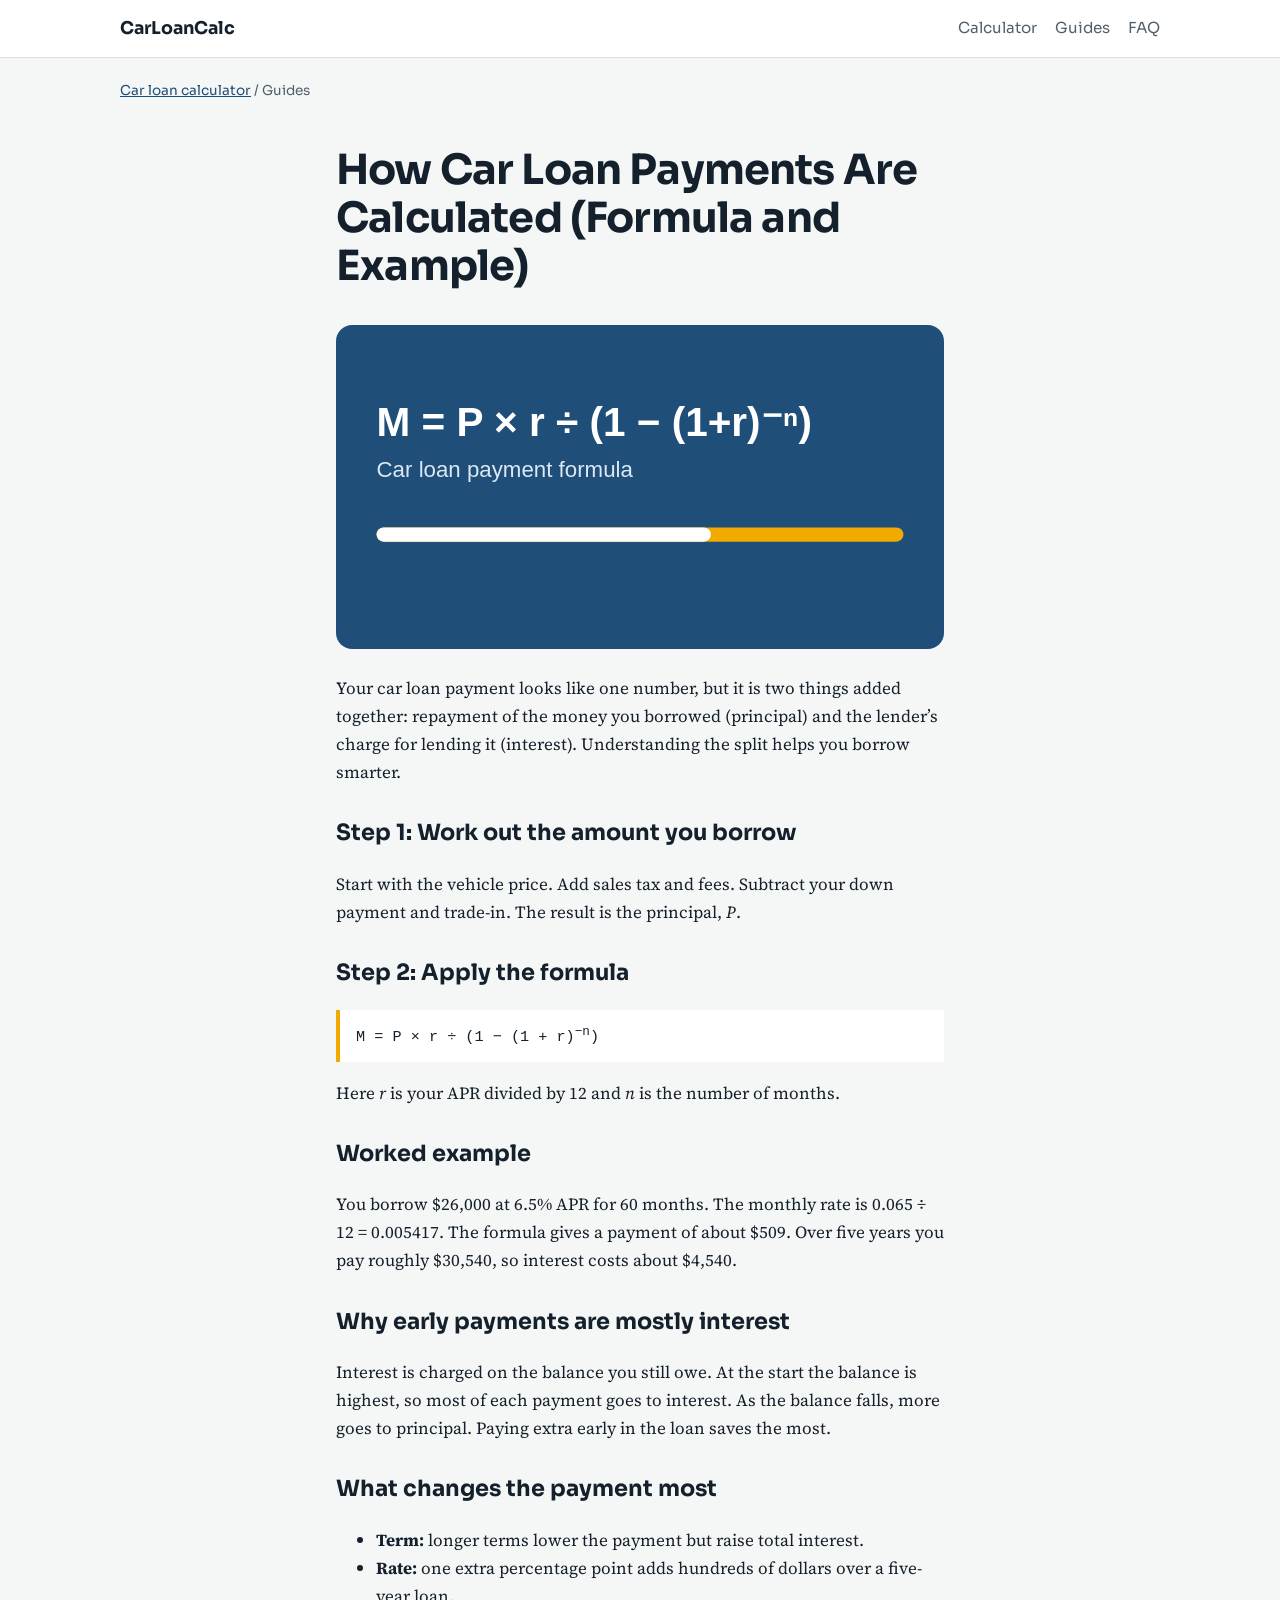
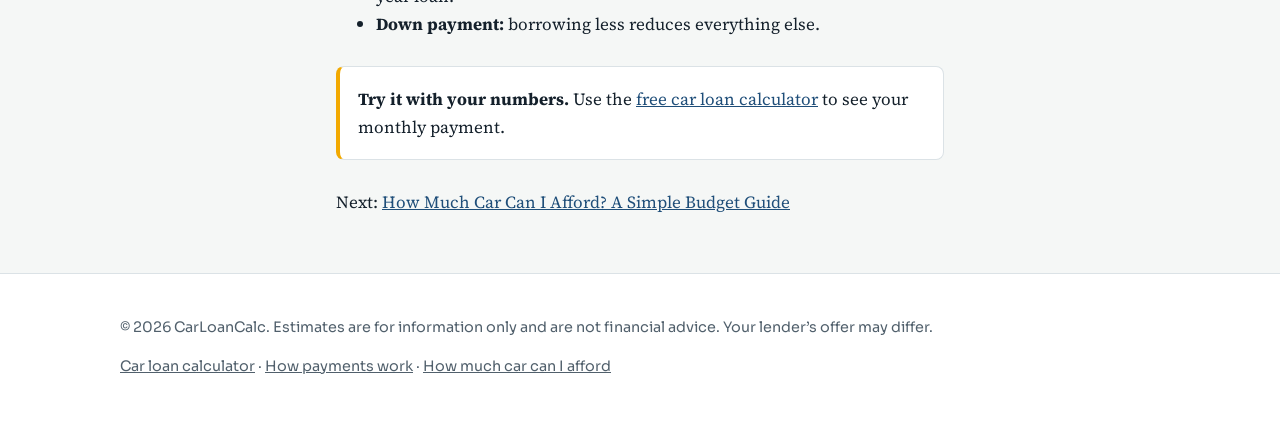
<file: car-loan-site/articles/how-car-loan-payments-are-calculated.html>
<!DOCTYPE html>
<html lang="en"><head><meta charset="utf-8"><meta name="viewport" content="width=device-width, initial-scale=1">
<title>How Car Loan Payments Are Calculated (Formula and Example) | CarLoanCalc</title><meta name="description" content="Learn the car loan payment formula, see a worked example, and understand how principal and interest change over time.">
<link rel="canonical" href="https://loancalculatorforacar.github.io/articles/how-car-loan-payments-are-calculated.html"><meta name="robots" content="index, follow, max-image-preview:large">
<meta property="og:type" content="article"><meta property="og:title" content="How Car Loan Payments Are Calculated (Formula and Example) | CarLoanCalc"><meta property="og:description" content="Learn the car loan payment formula, see a worked example, and understand how principal and interest change over time."><meta property="og:url" content="https://loancalculatorforacar.github.io/articles/how-car-loan-payments-are-calculated.html"><meta property="og:image" content="https://loancalculatorforacar.github.io/images/article-formula.svg">
<meta name="twitter:card" content="summary_large_image"><meta name="theme-color" content="#1f4e79">
<link rel="icon" href="../images/favicon.svg" type="image/svg+xml"><link rel="preconnect" href="https://fonts.googleapis.com"><link rel="preconnect" href="https://fonts.gstatic.com" crossorigin><link href="https://fonts.googleapis.com/css2?family=Sora:wght@500;700&family=Source+Serif+4:wght@400;600&display=swap" rel="stylesheet">
<link rel="stylesheet" href="../css/style.css">
<script type="application/ld+json">{"@context": "https://schema.org", "@type": "Article", "headline": "How Car Loan Payments Are Calculated (Formula and Example)", "description": "Learn the car loan payment formula, see a worked example, and understand how principal and interest change over time.", "image": "https://loancalculatorforacar.github.io/images/article-formula.svg", "datePublished": "2026-11-09", "dateModified": "2026-11-09", "author": {"@type": "Organization", "name": "CarLoanCalc"}, "mainEntityOfPage": "https://loancalculatorforacar.github.io/articles/how-car-loan-payments-are-calculated.html"}</script></head><body>
<header class="site"><div class="wrap"><a class="brand" href="../index.html">CarLoanCalc</a><nav aria-label="Main"><a href="../index.html#calculator">Calculator</a><a href="../index.html#articles">Guides</a><a href="../index.html#faq">FAQ</a></nav></div></header>
<div class="wrap crumbs"><a href="../index.html">Car loan calculator</a> / Guides</div>
<article class="post"><h1>How Car Loan Payments Are Calculated (Formula and Example)</h1><img src="../images/article-formula.svg" width="600" height="320" alt="Diagram showing principal and interest in a car loan payment"><p>Your car loan payment looks like one number, but it is two things added together: repayment of the money you borrowed (principal) and the lender’s charge for lending it (interest). Understanding the split helps you borrow smarter.</p>
<h2>Step 1: Work out the amount you borrow</h2><p>Start with the vehicle price. Add sales tax and fees. Subtract your down payment and trade-in. The result is the principal, <em>P</em>.</p>
<h2>Step 2: Apply the formula</h2><div class="formula">M = P × r ÷ (1 − (1 + r)<sup>−n</sup>)</div><p>Here <em>r</em> is your APR divided by 12 and <em>n</em> is the number of months.</p>
<h2>Worked example</h2><p>You borrow $26,000 at 6.5% APR for 60 months. The monthly rate is 0.065 ÷ 12 = 0.005417. The formula gives a payment of about $509. Over five years you pay roughly $30,540, so interest costs about $4,540.</p>
<h2>Why early payments are mostly interest</h2><p>Interest is charged on the balance you still owe. At the start the balance is highest, so most of each payment goes to interest. As the balance falls, more goes to principal. Paying extra early in the loan saves the most.</p>
<h2>What changes the payment most</h2><ul><li><strong>Term:</strong> longer terms lower the payment but raise total interest.</li><li><strong>Rate:</strong> one extra percentage point adds hundreds of dollars over a five-year loan.</li><li><strong>Down payment:</strong> borrowing less reduces everything else.</li></ul>
<div class="cta"><strong>Try it with your numbers.</strong> Use the <a href="../index.html#calculator">free car loan calculator</a> to see your monthly payment.</div>
<p>Next: <a href="how-much-car-can-i-afford.html">How Much Car Can I Afford? A Simple Budget Guide</a></p></article><footer><div class="wrap"><p>&copy; 2026 CarLoanCalc. Estimates are for information only and are not financial advice. Your lender’s offer may differ.</p><p><a href="../index.html">Car loan calculator</a> · <a href="../articles/how-car-loan-payments-are-calculated.html">How payments work</a> · <a href="../articles/how-much-car-can-i-afford.html">How much car can I afford</a></p></div></footer></body></html>
</file>
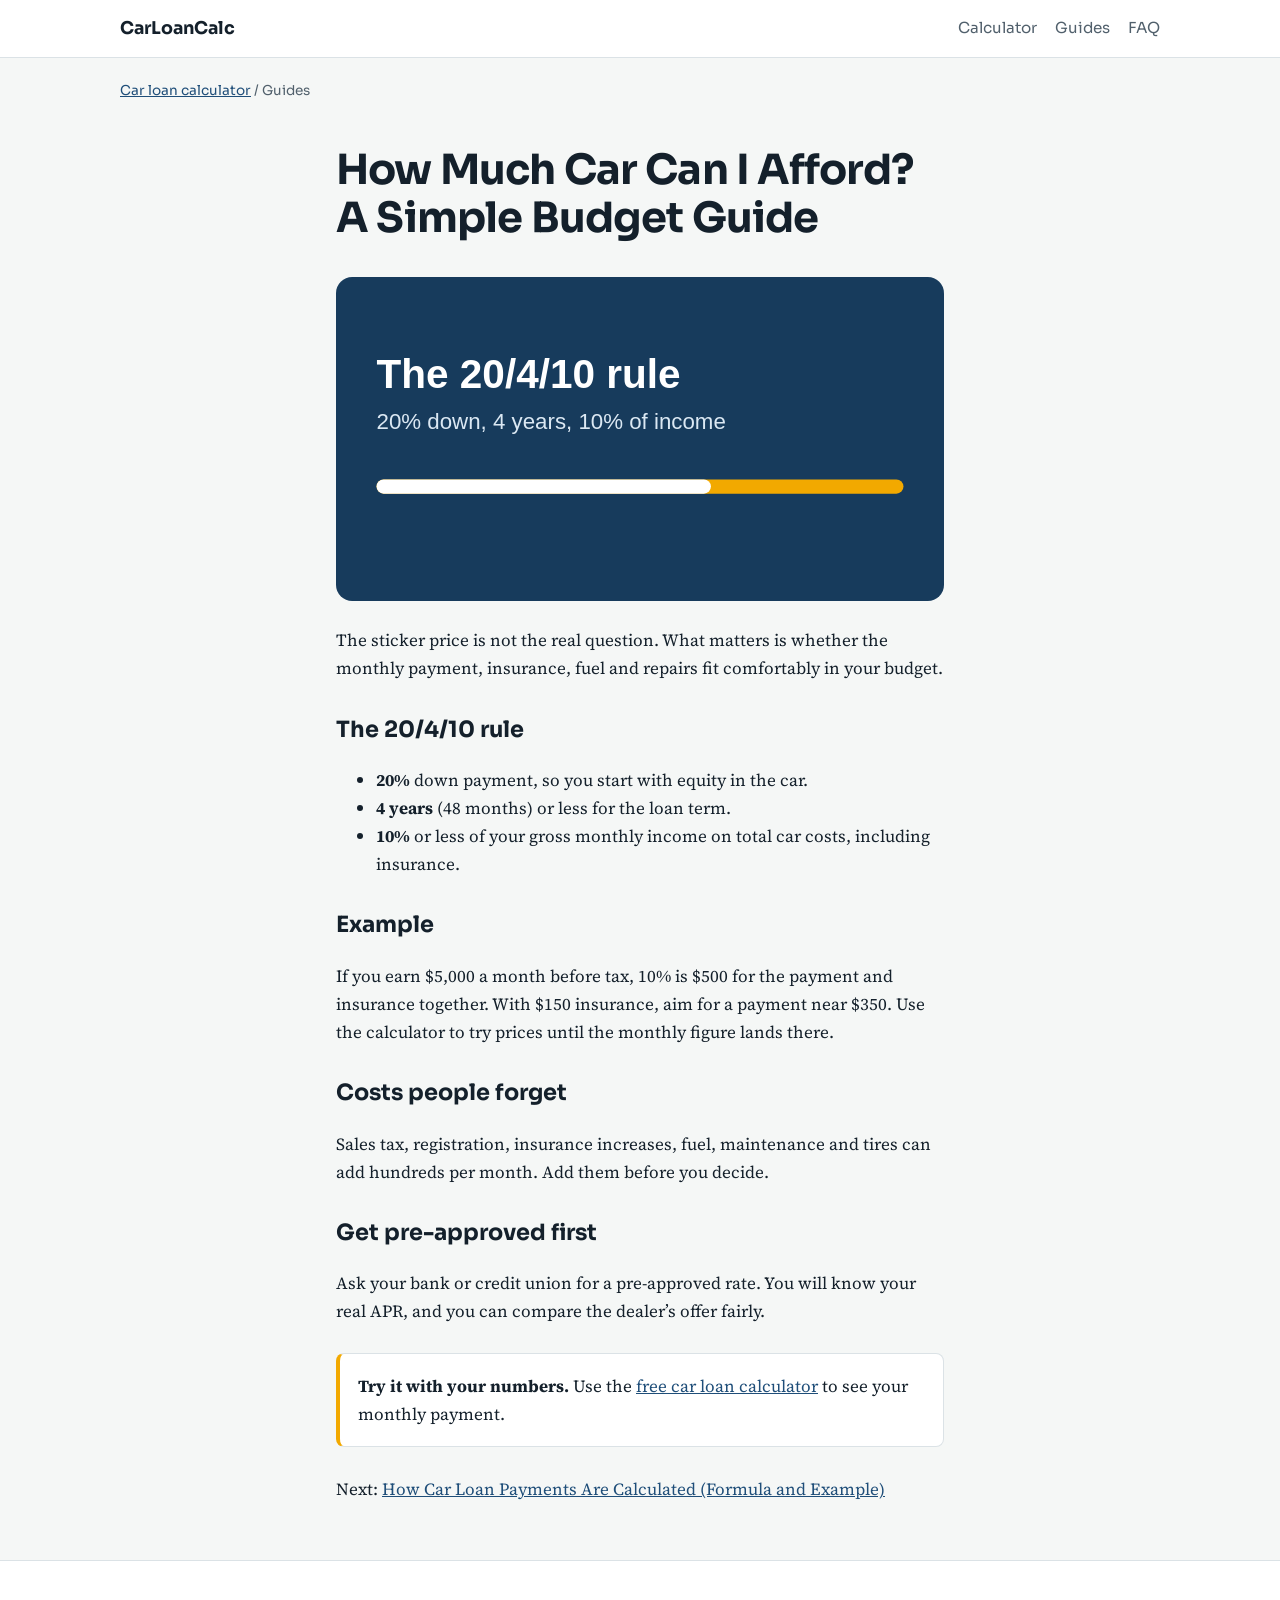
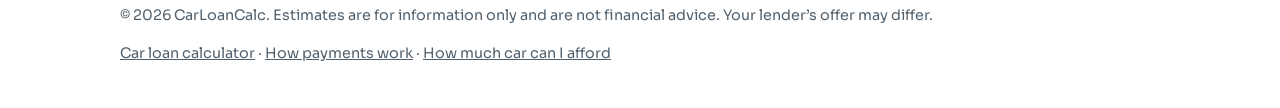
<file: car-loan-site/articles/how-much-car-can-i-afford.html>
<!DOCTYPE html>
<html lang="en"><head><meta charset="utf-8"><meta name="viewport" content="width=device-width, initial-scale=1">
<title>How Much Car Can I Afford? A Simple Budget Guide | CarLoanCalc</title><meta name="description" content="Use the 20/4/10 rule and a car loan calculator to find a car price and monthly payment that fit your budget.">
<link rel="canonical" href="https://loancalculatorforacar.github.io/articles/how-much-car-can-i-afford.html"><meta name="robots" content="index, follow, max-image-preview:large">
<meta property="og:type" content="article"><meta property="og:title" content="How Much Car Can I Afford? A Simple Budget Guide | CarLoanCalc"><meta property="og:description" content="Use the 20/4/10 rule and a car loan calculator to find a car price and monthly payment that fit your budget."><meta property="og:url" content="https://loancalculatorforacar.github.io/articles/how-much-car-can-i-afford.html"><meta property="og:image" content="https://loancalculatorforacar.github.io/images/article-afford.svg">
<meta name="twitter:card" content="summary_large_image"><meta name="theme-color" content="#1f4e79">
<link rel="icon" href="../images/favicon.svg" type="image/svg+xml"><link rel="preconnect" href="https://fonts.googleapis.com"><link rel="preconnect" href="https://fonts.gstatic.com" crossorigin><link href="https://fonts.googleapis.com/css2?family=Sora:wght@500;700&family=Source+Serif+4:wght@400;600&display=swap" rel="stylesheet">
<link rel="stylesheet" href="../css/style.css">
<script type="application/ld+json">{"@context": "https://schema.org", "@type": "Article", "headline": "How Much Car Can I Afford? A Simple Budget Guide", "description": "Use the 20/4/10 rule and a car loan calculator to find a car price and monthly payment that fit your budget.", "image": "https://loancalculatorforacar.github.io/images/article-afford.svg", "datePublished": "2026-11-09", "dateModified": "2026-11-09", "author": {"@type": "Organization", "name": "CarLoanCalc"}, "mainEntityOfPage": "https://loancalculatorforacar.github.io/articles/how-much-car-can-i-afford.html"}</script></head><body>
<header class="site"><div class="wrap"><a class="brand" href="../index.html">CarLoanCalc</a><nav aria-label="Main"><a href="../index.html#calculator">Calculator</a><a href="../index.html#articles">Guides</a><a href="../index.html#faq">FAQ</a></nav></div></header>
<div class="wrap crumbs"><a href="../index.html">Car loan calculator</a> / Guides</div>
<article class="post"><h1>How Much Car Can I Afford? A Simple Budget Guide</h1><img src="../images/article-afford.svg" width="600" height="320" alt="Budget illustration showing how much car you can afford"><p>The sticker price is not the real question. What matters is whether the monthly payment, insurance, fuel and repairs fit comfortably in your budget.</p>
<h2>The 20/4/10 rule</h2><ul><li><strong>20%</strong> down payment, so you start with equity in the car.</li><li><strong>4 years</strong> (48 months) or less for the loan term.</li><li><strong>10%</strong> or less of your gross monthly income on total car costs, including insurance.</li></ul>
<h2>Example</h2><p>If you earn $5,000 a month before tax, 10% is $500 for the payment and insurance together. With $150 insurance, aim for a payment near $350. Use the calculator to try prices until the monthly figure lands there.</p>
<h2>Costs people forget</h2><p>Sales tax, registration, insurance increases, fuel, maintenance and tires can add hundreds per month. Add them before you decide.</p>
<h2>Get pre-approved first</h2><p>Ask your bank or credit union for a pre-approved rate. You will know your real APR, and you can compare the dealer’s offer fairly.</p>
<div class="cta"><strong>Try it with your numbers.</strong> Use the <a href="../index.html#calculator">free car loan calculator</a> to see your monthly payment.</div>
<p>Next: <a href="how-car-loan-payments-are-calculated.html">How Car Loan Payments Are Calculated (Formula and Example)</a></p></article><footer><div class="wrap"><p>&copy; 2026 CarLoanCalc. Estimates are for information only and are not financial advice. Your lender’s offer may differ.</p><p><a href="../index.html">Car loan calculator</a> · <a href="../articles/how-car-loan-payments-are-calculated.html">How payments work</a> · <a href="../articles/how-much-car-can-i-afford.html">How much car can I afford</a></p></div></footer></body></html>
</file>
<file: css/style.css>
:root{--bg:#f5f7f6;--surface:#fff;--ink:#14202b;--muted:#51606c;--road:#1f4e79;--amber:#f2a900;--line:#dbe2e6;--r:10px}
@media(prefers-color-scheme:dark){:root{--bg:#0f1820;--surface:#16222d;--ink:#eaf0f4;--muted:#9fb0bc;--road:#7db3e6;--line:#27384a}}
*{box-sizing:border-box}html{scroll-behavior:smooth}
body{margin:0;background:var(--bg);color:var(--ink);font:17px/1.65 "Source Serif 4",Georgia,serif}
h1,h2,h3,.brand,label,button,nav,table,summary,footer,.crumbs{font-family:Sora,system-ui,-apple-system,"Segoe UI",sans-serif}
.wrap{max-width:1080px;margin:0 auto;padding:0 20px}
a{color:var(--road)}a:focus-visible,button:focus-visible,input:focus-visible,select:focus-visible,summary:focus-visible{outline:3px solid var(--amber);outline-offset:2px}
header.site{background:var(--surface);border-bottom:1px solid var(--line)}
header.site .wrap{display:flex;justify-content:space-between;align-items:center;gap:16px;padding-top:14px;padding-bottom:14px;flex-wrap:wrap}
.brand{font-weight:700;color:var(--ink);text-decoration:none;font-size:1.1rem}
nav a{margin-left:18px;text-decoration:none;color:var(--muted);font-size:.95rem}nav a:hover{color:var(--road)}
.hero{display:grid;grid-template-columns:1.1fr .9fr;gap:32px;align-items:center;padding:44px 0 20px}
.hero h1{font-size:clamp(2rem,4.6vw,3.1rem);line-height:1.12;margin:0 0 14px;letter-spacing:-.02em}
.hero p{color:var(--muted);margin:0 0 10px;max-width:52ch}
.hero img{width:100%;height:auto}
.calc{display:grid;grid-template-columns:1fr 1fr;background:var(--surface);border:1px solid var(--line);border-radius:var(--r);overflow:hidden;margin:18px 0 40px}
.calc form{padding:26px}.fields{display:grid;grid-template-columns:1fr 1fr;gap:14px}
.f{display:flex;flex-direction:column;gap:5px}
label{font-size:.88rem;font-weight:600}
input,select{font:inherit;font-size:1rem;padding:11px 12px;border:1px solid var(--line);border-radius:8px;background:var(--bg);color:var(--ink);width:100%}
.result{background:var(--road);color:#fff;padding:26px;display:flex;flex-direction:column;justify-content:center}
@media(prefers-color-scheme:dark){.result{background:#12304b;color:#eaf0f4}}
.result h2{margin:0;font-size:1rem;font-weight:500;opacity:.85}
.big{font-family:Sora,sans-serif;font-size:clamp(2.4rem,6vw,3.4rem);font-weight:700;line-height:1.1;margin:4px 0 2px}
.sub{opacity:.85;font-size:.95rem;margin:0 0 18px}
.bar{height:14px;border-radius:7px;overflow:hidden;background:var(--amber)}.bar i{display:block;height:100%;background:#fff}
.legend{display:flex;justify-content:space-between;font-size:.85rem;margin:6px 0 18px;opacity:.9}
dl{margin:0;display:grid;grid-template-columns:1fr auto;gap:8px 14px;font-size:.95rem}dt{opacity:.85}dd{margin:0;font-weight:700;text-align:right}
.btn{font-weight:600;background:var(--amber);color:#14202b;border:0;border-radius:8px;padding:11px 16px;cursor:pointer;margin-top:18px}
.tablebox{overflow-x:auto;margin:0 0 30px}
table{width:100%;border-collapse:collapse;font-size:.9rem;background:var(--surface)}
th,td{padding:10px 12px;border-bottom:1px solid var(--line);text-align:right}th:first-child,td:first-child{text-align:left}th{background:var(--bg)}
main section{margin:0 0 38px}main h2{font-size:1.65rem;line-height:1.25;letter-spacing:-.01em;margin:0 0 12px}main h3{font-size:1.15rem;margin:22px 0 6px}
.prose{max-width:72ch}.prose p,.prose li{margin:0 0 14px}
.formula{font-family:ui-monospace,Menlo,Consolas,monospace;font-size:.95rem;background:var(--surface);border-left:4px solid var(--amber);padding:12px 16px;overflow-x:auto;margin:14px 0}
.cards{display:grid;grid-template-columns:repeat(auto-fit,minmax(260px,1fr));gap:18px}
.card{background:var(--surface);border:1px solid var(--line);border-radius:var(--r);overflow:hidden;text-decoration:none;color:inherit;display:block}
.card img{width:100%;height:auto;display:block}.card div{padding:16px}.card h3{margin:0 0 6px}.card p{margin:0;color:var(--muted);font-size:.95rem}
details{background:var(--surface);border:1px solid var(--line);border-radius:8px;padding:14px 18px;margin-bottom:10px}
summary{cursor:pointer;font-weight:600}details p{margin:10px 0 0}
.crumbs{font-size:.85rem;color:var(--muted);padding-top:22px}
article.post{max-width:72ch;margin:0 auto;padding:10px 20px 40px}article.post h1{font-size:clamp(1.9rem,4vw,2.6rem);line-height:1.15;letter-spacing:-.02em}
article.post h2{font-size:1.4rem;margin-top:28px}article.post img{width:100%;height:auto;border-radius:var(--r)}
.cta{background:var(--surface);border:1px solid var(--line);border-left:4px solid var(--amber);padding:18px;border-radius:8px;margin:28px 0}
footer{background:var(--surface);border-top:1px solid var(--line);padding:28px 0;color:var(--muted);font-size:.9rem}footer a{color:var(--muted)}
@media(max-width:800px){.hero,.calc,.fields{grid-template-columns:1fr}nav a{margin:0 14px 0 0}}
@media(prefers-reduced-motion:reduce){html{scroll-behavior:auto}}
.byline{font-family:Sora,system-ui,sans-serif;font-size:.85rem;color:var(--muted);margin:0 0 16px}
.author-box{background:var(--surface);border:1px solid var(--line);border-radius:8px;padding:16px 18px;margin-top:28px}.author-box p{margin:6px 0 0}
.ad{max-width:1080px;margin:0 auto;padding:10px 20px 30px}.ad p{font:.75rem Sora,sans-serif;color:var(--muted);margin:0 0 4px}.ad iframe{display:block}
</file>
<file: car-loan-site/css/style.css>
:root{--bg:#f5f7f6;--surface:#fff;--ink:#14202b;--muted:#51606c;--road:#1f4e79;--amber:#f2a900;--line:#dbe2e6;--r:10px}
@media(prefers-color-scheme:dark){:root{--bg:#0f1820;--surface:#16222d;--ink:#eaf0f4;--muted:#9fb0bc;--road:#7db3e6;--line:#27384a}}
*{box-sizing:border-box}html{scroll-behavior:smooth}
body{margin:0;background:var(--bg);color:var(--ink);font:17px/1.65 "Source Serif 4",Georgia,serif}
h1,h2,h3,.brand,label,button,nav,table,summary,footer,.crumbs{font-family:Sora,system-ui,-apple-system,"Segoe UI",sans-serif}
.wrap{max-width:1080px;margin:0 auto;padding:0 20px}
a{color:var(--road)}a:focus-visible,button:focus-visible,input:focus-visible,select:focus-visible,summary:focus-visible{outline:3px solid var(--amber);outline-offset:2px}
header.site{background:var(--surface);border-bottom:1px solid var(--line)}
header.site .wrap{display:flex;justify-content:space-between;align-items:center;gap:16px;padding-top:14px;padding-bottom:14px;flex-wrap:wrap}
.brand{font-weight:700;color:var(--ink);text-decoration:none;font-size:1.1rem}
nav a{margin-left:18px;text-decoration:none;color:var(--muted);font-size:.95rem}nav a:hover{color:var(--road)}
.hero{display:grid;grid-template-columns:1.1fr .9fr;gap:32px;align-items:center;padding:44px 0 20px}
.hero h1{font-size:clamp(2rem,4.6vw,3.1rem);line-height:1.12;margin:0 0 14px;letter-spacing:-.02em}
.hero p{color:var(--muted);margin:0 0 10px;max-width:52ch}
.hero img{width:100%;height:auto}
.calc{display:grid;grid-template-columns:1fr 1fr;background:var(--surface);border:1px solid var(--line);border-radius:var(--r);overflow:hidden;margin:18px 0 40px}
.calc form{padding:26px}.fields{display:grid;grid-template-columns:1fr 1fr;gap:14px}
.f{display:flex;flex-direction:column;gap:5px}
label{font-size:.88rem;font-weight:600}
input,select{font:inherit;font-size:1rem;padding:11px 12px;border:1px solid var(--line);border-radius:8px;background:var(--bg);color:var(--ink);width:100%}
.result{background:var(--road);color:#fff;padding:26px;display:flex;flex-direction:column;justify-content:center}
@media(prefers-color-scheme:dark){.result{background:#12304b;color:#eaf0f4}}
.result h2{margin:0;font-size:1rem;font-weight:500;opacity:.85}
.big{font-family:Sora,sans-serif;font-size:clamp(2.4rem,6vw,3.4rem);font-weight:700;line-height:1.1;margin:4px 0 2px}
.sub{opacity:.85;font-size:.95rem;margin:0 0 18px}
.bar{height:14px;border-radius:7px;overflow:hidden;background:var(--amber)}.bar i{display:block;height:100%;background:#fff}
.legend{display:flex;justify-content:space-between;font-size:.85rem;margin:6px 0 18px;opacity:.9}
dl{margin:0;display:grid;grid-template-columns:1fr auto;gap:8px 14px;font-size:.95rem}dt{opacity:.85}dd{margin:0;font-weight:700;text-align:right}
.btn{font-weight:600;background:var(--amber);color:#14202b;border:0;border-radius:8px;padding:11px 16px;cursor:pointer;margin-top:18px}
.tablebox{overflow-x:auto;margin:0 0 30px}
table{width:100%;border-collapse:collapse;font-size:.9rem;background:var(--surface)}
th,td{padding:10px 12px;border-bottom:1px solid var(--line);text-align:right}th:first-child,td:first-child{text-align:left}th{background:var(--bg)}
main section{margin:0 0 38px}main h2{font-size:1.65rem;line-height:1.25;letter-spacing:-.01em;margin:0 0 12px}main h3{font-size:1.15rem;margin:22px 0 6px}
.prose{max-width:72ch}.prose p,.prose li{margin:0 0 14px}
.formula{font-family:ui-monospace,Menlo,Consolas,monospace;font-size:.95rem;background:var(--surface);border-left:4px solid var(--amber);padding:12px 16px;overflow-x:auto;margin:14px 0}
.cards{display:grid;grid-template-columns:repeat(auto-fit,minmax(260px,1fr));gap:18px}
.card{background:var(--surface);border:1px solid var(--line);border-radius:var(--r);overflow:hidden;text-decoration:none;color:inherit;display:block}
.card img{width:100%;height:auto;display:block}.card div{padding:16px}.card h3{margin:0 0 6px}.card p{margin:0;color:var(--muted);font-size:.95rem}
details{background:var(--surface);border:1px solid var(--line);border-radius:8px;padding:14px 18px;margin-bottom:10px}
summary{cursor:pointer;font-weight:600}details p{margin:10px 0 0}
.crumbs{font-size:.85rem;color:var(--muted);padding-top:22px}
article.post{max-width:72ch;margin:0 auto;padding:10px 20px 40px}article.post h1{font-size:clamp(1.9rem,4vw,2.6rem);line-height:1.15;letter-spacing:-.02em}
article.post h2{font-size:1.4rem;margin-top:28px}article.post img{width:100%;height:auto;border-radius:var(--r)}
.cta{background:var(--surface);border:1px solid var(--line);border-left:4px solid var(--amber);padding:18px;border-radius:8px;margin:28px 0}
footer{background:var(--surface);border-top:1px solid var(--line);padding:28px 0;color:var(--muted);font-size:.9rem}footer a{color:var(--muted)}
@media(max-width:800px){.hero,.calc,.fields{grid-template-columns:1fr}nav a{margin:0 14px 0 0}}
@media(prefers-reduced-motion:reduce){html{scroll-behavior:auto}}
</file>
